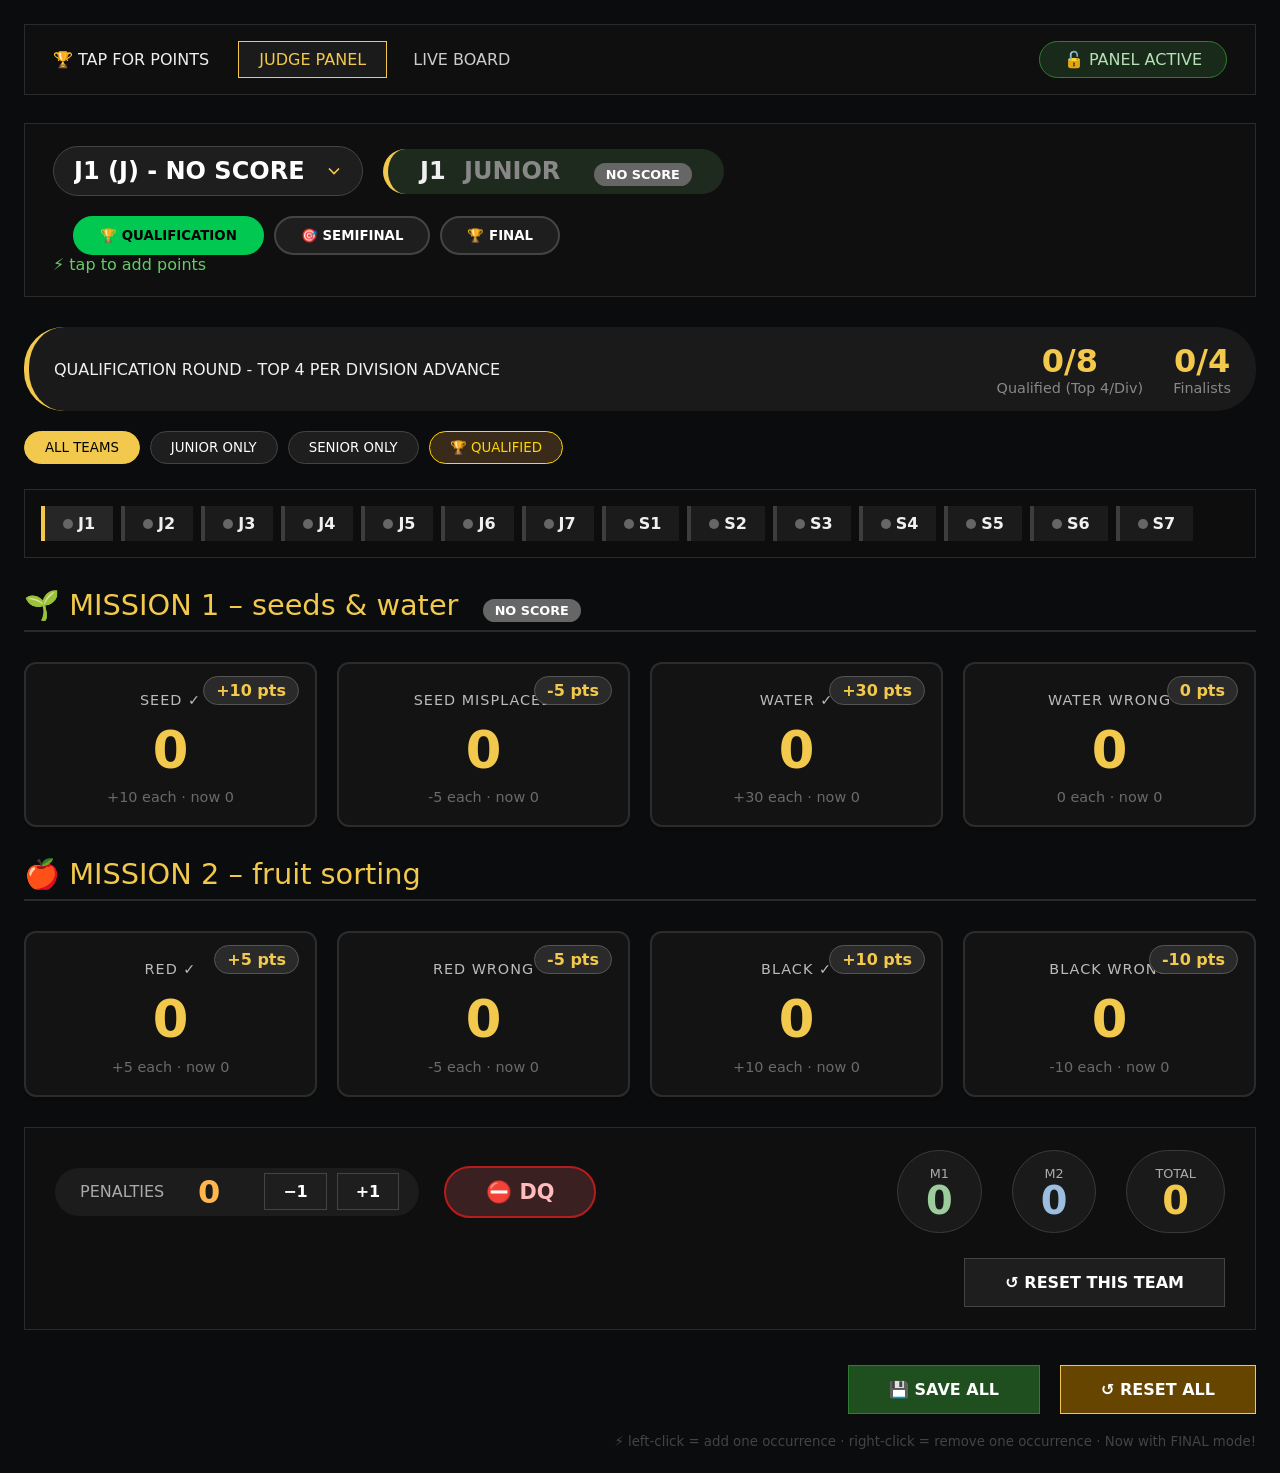
<file: index.html>
<!DOCTYPE html>
<html>
<head>
  <meta charset="UTF-8">
  <title>Judge Panel · Tap for point value</title>
  <style>
    /* ----- DARK MODERN ----- */
    * {
      margin: 0;
      padding: 0;
      box-sizing: border-box;
      font-family: 'Inter', system-ui, -apple-system, 'Segoe UI', Roboto, sans-serif;
    }

    body {
      background: #0a0c0e;
      color: #f0f0f0;
      padding: 24px;
    }

    .app {
      max-width: 1400px;
      margin: 0 auto;
    }

    /* ----- navigation ----- */
    .nav {
      background: #0f0f0f;
      border: 1px solid #2a2a2a;
      padding: 16px 28px;
      margin-bottom: 28px;
      display: flex;
      align-items: center;
      justify-content: space-between;
      flex-wrap: wrap;
    }

    .nav-links a {
      color: #ccc;
      text-decoration: none;
      padding: 8px 20px;
      border: 1px solid transparent;
      font-weight: 500;
    }

    .nav-links a.active {
      border-color: #f2c94c;
      background: #1b1b1b;
      color: #f2c94c;
    }

    .lock-badge {
      padding: 8px 24px;
      border-radius: 40px;
      background: #1a2a1a;
      color: #b7e0b7;
      border: 1px solid #2e7d32;
    }

    .lock-badge.locked {
      background: #3d1e1e;
      color: #ffaeae;
      border-color: #b71c1c;
    }

    /* ----- lock overlay ----- */
    .lock-overlay {
      position: fixed;
      inset: 0;
      background: rgba(0,0,0,0.97);
      backdrop-filter: blur(12px);
      z-index: 9999;
      display: none;
      justify-content: center;
      align-items: center;
      flex-direction: column;
      border: 6px solid #d32f2f;
    }
    .lock-overlay.active { display: flex; }
    .lock-icon { font-size: 7rem; color: #d32f2f; }
    .lock-message { font-size: 3rem; font-weight: 800; color: #d32f2f; }
    .lock-timer { font-size: 4rem; background: #1e1e1e; padding: 20px 60px; border-radius: 40px; border: 2px solid #d32f2f; margin: 30px 0; font-family: monospace; }

    /* ----- header + team selector chip ----- */
    .judge-header {
      background: #0f0f0f;
      border: 1px solid #2a2a2a;
      padding: 22px 28px;
      margin-bottom: 30px;
      display: flex;
      align-items: center;
      justify-content: space-between;
      flex-wrap: wrap;
    }

    .team-selector-row {
      display: flex;
      align-items: center;
      gap: 20px;
      flex-wrap: wrap;
    }

    .team-selector-row select {
      background: #1e1e1e;
      border: 1px solid #444;
      color: white;
      font-size: 1.6rem;
      padding: 10px 40px 10px 20px;
      border-radius: 60px;
      appearance: none;
      background-image: url("data:image/svg+xml;utf8,<svg xmlns='http://www.w3.org/2000/svg' width='20' height='20' viewBox='0 0 24 24' fill='none' stroke='%23f2c94c' stroke-width='2'><polyline points='6 9 12 15 18 9'/></svg>");
      background-repeat: no-repeat;
      background-position: right 18px center;
      font-weight: 600;
    }

    .active-badge {
      background: #1f2a1f;
      padding: 8px 32px;
      border-radius: 40px;
      border-left: 5px solid #f2c94c;
      font-size: 1.5rem;
      font-weight: 600;
    }

    /* scoring mode selector */
    .mode-selector {
      display: flex;
      gap: 10px;
      margin-left: 20px;
    }
    
    .mode-btn {
      background: #1e1e1e;
      border: 2px solid #444;
      color: white;
      padding: 10px 25px;
      border-radius: 40px;
      font-weight: 600;
      cursor: pointer;
      transition: all 0.2s;
    }
    
    .mode-btn.active {
      background: #f2c94c;
      color: black;
      border-color: #f2c94c;
    }
    
    .mode-btn.qualification.active {
      background: #00C851;
      border-color: #00C851;
      color: black;
    }
    
    .mode-btn.semifinal.active {
      background: #ffd700;
      border-color: #ffd700;
      color: black;
    }
    
    .mode-btn.final.active {
      background: #ffd700;
      border-color: #ffd700;
      color: black;
      box-shadow: 0 0 15px #ffd700;
    }

    /* qualification status badges */
    .status-badge {
      display: inline-block;
      padding: 4px 12px;
      border-radius: 20px;
      font-size: 0.8rem;
      font-weight: bold;
      margin-left: 10px;
    }
    
    .status-qualified {
      background: #00C851;
      color: black;
    }
    
    .status-semifinal {
      background: #ffd700;
      color: black;
    }
    
    .status-final {
      background: #ffd700;
      color: black;
      box-shadow: 0 0 10px #ffd700;
    }
    
    .status-out {
      background: #ff4444;
      color: white;
    }
    
    .status-no-score {
      background: #666;
      color: white;
    }

    /* division filter */
    .division-filter {
      display: flex;
      gap: 10px;
      margin: 10px 0;
      flex-wrap: wrap;
    }
    .filter-btn {
      background: #1e1e1e;
      border: 1px solid #444;
      color: white;
      padding: 8px 20px;
      border-radius: 30px;
      cursor: pointer;
      font-weight: 500;
    }
    .filter-btn.active {
      background: #f2c94c;
      color: black;
      border-color: #f2c94c;
    }

    /* finalist filter */
    .filter-btn.finalist-filter {
      background: #3a2a1a;
      border-color: #ffd700;
      color: #ffd700;
    }
    .filter-btn.finalist-filter.active {
      background: #ffd700;
      color: black;
    }

    /* ----- main scoring grid: cards = clickable attributes ----- */
    .attribute-grid {
      display: grid;
      grid-template-columns: repeat(auto-fit, minmax(230px, 1fr));
      gap: 20px;
      margin: 30px 0 25px;
    }

    .attribute-card {
      background: #131313;
      border: 2px solid #2c2c2c;
      padding: 28px 16px 20px;
      text-align: center;
      cursor: pointer;
      transition: all 0.1s ease;
      border-radius: 12px;
      user-select: none;
      box-shadow: 0 4px 0 #0a0a0a;
      position: relative;
    }

    .attribute-card:active {
      transform: scale(0.97);
      background: #1f2a1f;
      border-color: #f2c94c;
    }

    .attribute-card.locked-card {
      opacity: 0.35;
      pointer-events: none;
      filter: grayscale(0.8);
    }

    .attr-name {
      color: #bbb;
      font-size: 0.9rem;
      text-transform: uppercase;
      letter-spacing: 1px;
      margin-bottom: 12px;
    }

    .attr-value {
      font-size: 3.2rem;
      font-weight: 700;
      line-height: 1.2;
      color: #f2c94c;
    }

    .point-badge {
      position: absolute;
      top: 12px;
      right: 16px;
      background: #2a2a2a;
      color: #f2c94c;
      font-weight: 700;
      font-size: 1rem;
      padding: 4px 12px;
      border-radius: 40px;
      border: 1px solid #555;
    }

    .attr-footnote {
      color: #6a6a6a;
      margin-top: 8px;
      font-size: 0.9rem;
    }

    /* mission group title */
    .mission-group-title {
      color: #f2c94c;
      font-size: 1.8rem;
      margin: 30px 0 10px;
      border-bottom: 2px solid #2a2a2a;
      padding-bottom: 8px;
    }

    /* penalties & dq row */
    .special-actions {
      display: flex;
      flex-wrap: wrap;
      gap: 25px;
      background: #0f0f0f;
      border: 1px solid #2a2a2a;
      padding: 22px 30px;
      margin: 30px 0 20px;
      align-items: center;
    }

    .penalty-chip {
      display: flex;
      align-items: center;
      gap: 20px;
      background: #1c1c1c;
      padding: 5px 20px 5px 25px;
      border-radius: 60px;
    }
    .penalty-chip .label { color: #aaa; }
    .penalty-chip .value { font-size: 2rem; font-weight: 600; color: #ffb74d; min-width: 50px; text-align: center; }

    .dq-button {
      background: #3a2020;
      border: 2px solid #b71c1c;
      color: #ffbcbc;
      padding: 12px 40px;
      font-weight: 800;
      font-size: 1.3rem;
      border-radius: 60px;
      cursor: pointer;
      transition: 0.1s;
    }
    .dq-button.active-dq {
      background: #b71c1c;
      color: white;
      border-color: white;
    }
    .dq-button:active { transform: scale(0.96); }

    .totals-row {
      display: flex;
      gap: 30px;
      justify-content: flex-end;
      margin-left: auto;
    }
    .total-bubble {
      background: #1a1a1a;
      padding: 12px 28px;
      border-radius: 60px;
      text-align: center;
      border: 1px solid #3a3a3a;
    }
    .total-bubble .label { color: #aaa; font-size: 0.8rem; }
    .total-bubble .number { font-size: 2.4rem; font-weight: 700; line-height: 1; }
    .number.m1 { color: #9ccc9c; }
    .number.m2 { color: #9abde0; }
    .number.final { color: #f2c94c; }

    /* quick mini team row */
    .mini-team-strip {
      display: flex;
      flex-wrap: wrap;
      gap: 8px;
      margin: 25px 0 15px;
      background: #0d0d0d;
      padding: 16px;
      border: 1px solid #2a2a2a;
    }
    .mini-team {
      background: #1b1b1b;
      padding: 8px 18px;
      border-left: 4px solid #3d3d3d;
      font-weight: 600;
      cursor: pointer;
      position: relative;
      display: flex;
      align-items: center;
      gap: 5px;
    }
    .mini-team.active-mini { border-left-color: #f2c94c; background: #262626; }
    .mini-team.dq-mini { opacity: 0.4; text-decoration: line-through; }
    .mini-team .status-dot {
      width: 10px;
      height: 10px;
      border-radius: 50%;
      display: inline-block;
    }
    .dot-qualified { background: #00C851; }
    .dot-semifinal { background: #ffd700; }
    .dot-final { background: #ffd700; box-shadow: 0 0 5px gold; }
    .dot-out { background: #ff4444; }
    .dot-no-score { background: #666; }

    .global-buttons {
      display: flex;
      gap: 20px;
      justify-content: flex-end;
      margin-top: 35px;
    }
    .btn {
      padding: 14px 40px;
      font-weight: 700;
      background: #1e1e1e;
      border: 1px solid #444;
      color: white;
      cursor: pointer;
      font-size: 1rem;
      text-transform: uppercase;
    }
    .btn.primary { background: #1f4f1f; border-color: #2e7d32; }
    .btn.warning { background: #664500; border-color: #f2c94c; }
    .btn:disabled { opacity: 0.3; }

    /* finalists panel */
    .finalists-panel {
      background: linear-gradient(135deg, #1a1a1a 0%, #000000 100%);
      border: 3px solid #ffd700;
      padding: 20px;
      margin: 30px 0;
      border-radius: 12px;
    }
    
    .finalists-header {
      display: flex;
      justify-content: space-between;
      align-items: center;
      margin-bottom: 15px;
    }
    
    .finalists-header h3 {
      color: #ffd700;
      font-size: 1.8rem;
      margin: 0;
    }
    
    .finalists-grid {
      display: grid;
      grid-template-columns: repeat(auto-fit, minmax(200px, 1fr));
      gap: 15px;
    }
    
    .finalist-card {
      background: #0a0a0a;
      border: 2px solid #ffd700;
      padding: 15px;
      text-align: center;
      border-radius: 8px;
    }
    
    .finalist-card .team-name {
      font-size: 1.8rem;
      font-weight: bold;
      color: #ffd700;
    }
    
    .finalist-card .team-div {
      color: #888;
      font-size: 0.9rem;
      margin-top: 5px;
    }

    /* mode info */
    .mode-info {
      background: #1a1a1a;
      padding: 15px 25px;
      border-radius: 40px;
      border-left: 5px solid #f2c94c;
      margin: 20px 0;
      display: flex;
      justify-content: space-between;
      align-items: center;
    }
    
    .mode-stats {
      display: flex;
      gap: 30px;
    }
    
    .stat-item {
      text-align: center;
    }
    
    .stat-value {
      font-size: 2rem;
      font-weight: bold;
      color: #f2c94c;
    }
    
    .stat-label {
      color: #888;
      font-size: 0.9rem;
    }
  </style>
</head>
<body>
<div class="lock-overlay" id="lockOverlay">
  <div class="lock-icon">🔒</div>
  <div class="lock-message">PANEL LOCKED</div>
  <div class="lock-timer" id="lockTimerDisplay">02:00</div>
  <div style="color:#aaa;">match in progress · scoring disabled</div>
</div>

<div class="app">
  <!-- nav -->
  <div class="nav">
    <div class="nav-links">
      <span style="color:#eee; margin-right:24px;">🏆 TAP FOR POINTS</span>
      <a href="#" class="active">JUDGE PANEL</a>
      <a href="Display.html">LIVE BOARD</a>
    </div>
    <div class="lock-badge" id="globalLockBadge">🔓 PANEL ACTIVE</div>
  </div>

  <!-- header with team selector (dropdown) -->
  <div class="judge-header">
    <div class="team-selector-row">
      <select id="teamSelect" style="font-size:1.5rem;"></select>
      <div class="active-badge" id="activeTeamBadge">
        <span id="selectedTeamDisplay">J1</span> 
        <span style="color:#888; margin-left:10px;" id="divisionDisplay">JUNIOR</span>
        <span id="statusIndicator" style="margin-left:15px;"></span>
      </div>
      
      <!-- Scoring Mode Selector - NOW WITH FINAL MODE -->
      <div class="mode-selector">
        <button class="mode-btn qualification active" id="qualificationMode">🏆 QUALIFICATION</button>
        <button class="mode-btn semifinal" id="semifinalMode">🎯 SEMIFINAL</button>
        <button class="mode-btn final" id="finalMode">🏆 FINAL</button>
      </div>
    </div>
    <div id="matchStatus" style="color:#6c6;">⚡ tap to add points</div>
  </div>

  <!-- Mode Info Panel -->
  <div class="mode-info" id="modeInfo">
    <span id="modeTitle">QUALIFICATION ROUND</span>
    <div class="mode-stats">
      <div class="stat-item">
        <div class="stat-value" id="qualifiedCount">0</div>
        <div class="stat-label">Qualified (Top 4/Div)</div>
      </div>
      <div class="stat-item">
        <div class="stat-value" id="finalistCount">0/4</div>
        <div class="stat-label">Finalists</div>
      </div>
    </div>
  </div>

  <!-- division filter -->
  <div class="division-filter">
    <button class="filter-btn active" id="filterAll">ALL TEAMS</button>
    <button class="filter-btn" id="filterJunior">JUNIOR ONLY</button>
    <button class="filter-btn" id="filterSenior">SENIOR ONLY</button>
    <button class="filter-btn finalist-filter" id="filterQualified">🏆 QUALIFIED</button>
    <button class="filter-btn finalist-filter" id="filterFinalists">⭐ FINALISTS</button>
  </div>

  <!-- mini team strip (quick change) -->
  <div class="mini-team-strip" id="miniTeamStrip"></div>

  <!-- finalists quick view (only shown in semifinal mode) -->
  <div class="finalists-panel" id="finalistsPanel" style="display: none;">
    <div class="finalists-header">
      <h3>⭐ FINALISTS (TOP 2 PER DIVISION)</h3>
      <span style="color:#ffd700;">advance to finals</span>
    </div>
    <div class="finalists-grid" id="finalistsGrid"></div>
  </div>

  <!-- ========== CLICKABLE ATTRIBUTE GRID ========== -->
  <div id="attributePanel"></div>

  <!-- special actions: penalties + dq + live totals -->
  <div class="special-actions" id="specialActions"></div>

  <!-- global buttons -->
  <div class="global-buttons">
    <button class="btn primary" id="saveAllBtn">💾 SAVE ALL</button>
    <button class="btn warning" id="resetAllBtn">↺ RESET ALL</button>
  </div>
</div>

<script>
(function() {
  // ---------- ALL TEAMS (14 teams) ----------
  const teamsList = [
    {name:"J1", division:"J"}, {name:"J2", division:"J"}, {name:"J3", division:"J"},
    {name:"J4", division:"J"}, {name:"J5", division:"J"}, {name:"J6", division:"J"}, {name:"J7", division:"J"},
    {name:"S1", division:"S"}, {name:"S2", division:"S"}, {name:"S3", division:"S"},
    {name:"S4", division:"S"}, {name:"S5", division:"S"}, {name:"S6", division:"S"}, {name:"S7", division:"S"}
  ];

  // value map for each attribute (points per tap)
  const POINTS = {
    m1_correct_seed: 10,
    m1_misplaced_seed: -5,
    m1_correct_water: 30,
    m1_wrong_water: 0,
    m2_red_correct: 5,
    m2_red_wrong: -5,
    m2_black_correct: 10,
    m2_black_wrong: -10
  };

  // display labels
  const DISPLAY = {
    m1_correct_seed: { name:'SEED ✓', sub:'+10 each' },
    m1_misplaced_seed: { name:'SEED misplaced', sub:'-5 each' },
    m1_correct_water: { name:'WATER ✓', sub:'+30 each' },
    m1_wrong_water: { name:'WATER wrong', sub:'0 each' },
    m2_red_correct: { name:'RED ✓', sub:'+5 each' },
    m2_red_wrong: { name:'RED wrong', sub:'-5 each' },
    m2_black_correct: { name:'BLACK ✓', sub:'+10 each' },
    m2_black_wrong: { name:'BLACK wrong', sub:'-10 each' }
  };

  // ---------- STATE ----------
  let currentTeam = 'J1';
  let isPanelLocked = false;
  let lockInterval;
  let currentFilter = 'all'; // 'all', 'junior', 'senior', 'qualified', 'finalists'
  let currentMode = 'qualification'; // 'qualification', 'semifinal', or 'final'

  // ---------- SCORES ----------
  function getScores() { 
    if (currentMode === 'qualification') {
      return JSON.parse(localStorage.getItem('scores')) || {};
    } else if (currentMode === 'semifinal') {
      return JSON.parse(localStorage.getItem('semifinal_scores')) || {};
    } else {
      return JSON.parse(localStorage.getItem('final_scores')) || {};
    }
  }
  
  function saveScores(data) { 
    if (currentMode === 'qualification') {
      localStorage.setItem('scores', JSON.stringify(data));
    } else if (currentMode === 'semifinal') {
      localStorage.setItem('semifinal_scores', JSON.stringify(data));
    } else {
      localStorage.setItem('final_scores', JSON.stringify(data));
    }
    window.dispatchEvent(new Event('storage')); // live update
  }

  function getTeamData(team) { return getScores()[team] || {}; }

  // calculations
  function calcM1(d) { 
    return (d.m1_correct_seed||0)*10 + (d.m1_misplaced_seed||0)*(-5) + (d.m1_correct_water||0)*30 + (d.m1_wrong_water||0)*0;
  }
  function calcM2(d) { 
    return (d.m2_red_correct||0)*5 + (d.m2_red_wrong||0)*(-5) + (d.m2_black_correct||0)*10 + (d.m2_black_wrong||0)*(-10);
  }
  function calcTotal(d) { return d.dq ? -9999 : (calcM1(d)+calcM2(d)-(d.penalties||0)); }

  // increment attribute
  function addPointValue(team, field) {
    if (isPanelLocked) return;
    const all = getScores();
    if (!all[team]) all[team] = {};
    const currentCount = all[team][field] || 0;
    all[team][field] = currentCount + 1;
    saveScores(all);
    renderAll();
  }

  // subtract (right click)
  function subtractPointValue(team, field) {
    if (isPanelLocked) return;
    const all = getScores();
    if (!all[team]) all[team] = {};
    const current = all[team][field] || 0;
    if (current > 0) {
      all[team][field] = current - 1;
    } else {
      all[team][field] = 0;
    }
    saveScores(all);
    renderAll();
  }

  // dq toggle
  function toggleDQ(team) {
    if (isPanelLocked) return;
    const all = getScores();
    if (!all[team]) all[team] = {};
    all[team].dq = !all[team].dq;
    saveScores(all);
    renderAll();
  }

  // penalties increment/decrement
  function adjustPenalty(team, delta) {
    if (isPanelLocked) return;
    const all = getScores();
    if (!all[team]) all[team] = {};
    const current = all[team].penalties || 0;
    all[team].penalties = Math.max(0, current + delta);
    saveScores(all);
    renderAll();
  }

  // reset single team
  function resetTeam(team) {
    if (isPanelLocked) return;
    const all = getScores();
    all[team] = {};
    saveScores(all);
    renderAll();
  }

  // reset all scores for current mode
  function resetAllScores() {
    if (isPanelLocked) return;
    const mode = currentMode === 'qualification' ? 'QUALIFICATION' : currentMode === 'semifinal' ? 'SEMIFINAL' : 'FINAL';
    if(confirm(`⚠️ RESET ALL ${mode} SCORES?`)) {
      if (currentMode === 'qualification') {
        localStorage.setItem('scores', JSON.stringify({}));
      } else if (currentMode === 'semifinal') {
        localStorage.setItem('semifinal_scores', JSON.stringify({}));
      } else {
        localStorage.setItem('final_scores', JSON.stringify({}));
      }
      renderAll();
    }
  }

  // ---------- QUALIFICATION FUNCTIONS ----------
  function getQualifiedTeams() {
    const data = JSON.parse(localStorage.getItem('scores')) || {};
    
    // Junior qualified (top 4 with positive score)
    const juniorTeams = teamsList.filter(t => t.division === 'J');
    const juniorWithScores = juniorTeams.map(team => {
      const t = data[team.name] || {};
      return {
        name: team.name,
        total: calcTotal(t),
        division: 'J'
      };
    }).filter(t => t.total > 0).sort((a, b) => b.total - a.total);
    const juniorQualified = juniorWithScores.slice(0, 4).map(t => t.name);
    
    // Senior qualified (top 4 with positive score)
    const seniorTeams = teamsList.filter(t => t.division === 'S');
    const seniorWithScores = seniorTeams.map(team => {
      const t = data[team.name] || {};
      return {
        name: team.name,
        total: calcTotal(t),
        division: 'S'
      };
    }).filter(t => t.total > 0).sort((a, b) => b.total - a.total);
    const seniorQualified = seniorWithScores.slice(0, 4).map(t => t.name);
    
    return { junior: juniorQualified, senior: seniorQualified };
  }

  function isQualified(team) {
    const { junior, senior } = getQualifiedTeams();
    const teamDiv = teamsList.find(t => t.name === team)?.division;
    if (teamDiv === 'J') return junior.includes(team);
    if (teamDiv === 'S') return senior.includes(team);
    return false;
  }

  // ---------- SEMIFINAL FUNCTIONS ----------
  function getFinalists() {
    const data = JSON.parse(localStorage.getItem('semifinal_scores')) || {};
    
    // Junior finalists (top 2 with positive score)
    const juniorTeams = teamsList.filter(t => t.division === 'J');
    const juniorWithScores = juniorTeams.map(team => {
      const t = data[team.name] || {};
      return {
        name: team.name,
        total: calcTotal(t),
        division: 'J'
      };
    }).filter(t => t.total > 0).sort((a, b) => b.total - a.total);
    const juniorFinalists = juniorWithScores.slice(0, 2).map(t => t.name);
    
    // Senior finalists (top 2 with positive score)
    const seniorTeams = teamsList.filter(t => t.division === 'S');
    const seniorWithScores = seniorTeams.map(team => {
      const t = data[team.name] || {};
      return {
        name: team.name,
        total: calcTotal(t),
        division: 'S'
      };
    }).filter(t => t.total > 0).sort((a, b) => b.total - a.total);
    const seniorFinalists = seniorWithScores.slice(0, 2).map(t => t.name);
    
    return { junior: juniorFinalists, senior: seniorFinalists };
  }

  function isFinalist(team) {
    const { junior, senior } = getFinalists();
    const teamDiv = teamsList.find(t => t.name === team)?.division;
    if (teamDiv === 'J') return junior.includes(team);
    if (teamDiv === 'S') return senior.includes(team);
    return false;
  }

  // ---------- TEAM STATUS ----------
  function getTeamStatus(team) {
    const data = getScores();
    const teamData = data[team] || {};
    const total = calcTotal(teamData);
    
    if (teamData.dq) return { text: 'DQ', class: 'status-out' };
    if (total <= 0) return { text: 'NO SCORE', class: 'status-no-score' };
    
    if (currentMode === 'qualification') {
      if (isQualified(team)) return { text: 'QUALIFIED', class: 'status-qualified' };
      return { text: 'OUT', class: 'status-out' };
    } else if (currentMode === 'semifinal') {
      if (isFinalist(team)) return { text: 'FINAL', class: 'status-final' };
      return { text: 'SEMIFINAL', class: 'status-semifinal' };
    } else {
      return { text: 'FINALIST', class: 'status-final' };
    }
  }

  // filter functions
  function getFilteredTeams() {
    let filtered = teamsList;
    
    if (currentFilter === 'junior') {
      filtered = teamsList.filter(t => t.division === 'J');
    } else if (currentFilter === 'senior') {
      filtered = teamsList.filter(t => t.division === 'S');
    } else if (currentFilter === 'qualified' && currentMode === 'qualification') {
      const { junior, senior } = getQualifiedTeams();
      filtered = teamsList.filter(t => 
        (t.division === 'J' && junior.includes(t.name)) || 
        (t.division === 'S' && senior.includes(t.name))
      );
    } else if (currentFilter === 'finalists' && currentMode === 'semifinal') {
      const { junior, senior } = getFinalists();
      filtered = teamsList.filter(t => 
        (t.division === 'J' && junior.includes(t.name)) || 
        (t.division === 'S' && senior.includes(t.name))
      );
    }
    
    return filtered;
  }

  // ---------- RENDER ALL ----------
  function renderAll() {
    renderModeInfo();
    renderTeamSelect();
    renderMiniStrip();
    renderAttributePanel();
    renderSpecialActions();
    renderFinalistsPanel();
    updateFilterButtons();
    updateModeButtons();
  }

  function renderModeInfo() {
    const modeTitle = document.getElementById('modeTitle');
    const qualifiedCount = document.getElementById('qualifiedCount');
    const finalistCount = document.getElementById('finalistCount');
    const finalistsPanel = document.getElementById('finalistsPanel');
    
    if (currentMode === 'qualification') {
      modeTitle.textContent = 'QUALIFICATION ROUND - TOP 4 PER DIVISION ADVANCE';
      const { junior, senior } = getQualifiedTeams();
      qualifiedCount.textContent = `${junior.length + senior.length}/8`;
      finalistCount.textContent = '0/4';
      finalistsPanel.style.display = 'none';
    } else if (currentMode === 'semifinal') {
      modeTitle.textContent = 'SEMIFINAL ROUND - TOP 2 PER DIVISION ADVANCE TO FINALS';
      qualifiedCount.textContent = '8/8';
      const { junior, senior } = getFinalists();
      finalistCount.textContent = `${junior.length + senior.length}/4`;
      finalistsPanel.style.display = 'block';
    } else {
      modeTitle.textContent = 'FINAL ROUND - CHAMPIONSHIP MATCH';
      qualifiedCount.textContent = '4/4';
      finalistCount.textContent = '4/4';
      finalistsPanel.style.display = 'none';
    }
  }

  function renderTeamSelect() {
    const sel = document.getElementById('teamSelect');
    const all = getScores();
    const filteredTeams = getFilteredTeams();
    
    sel.innerHTML = '';
    filteredTeams.forEach(t => {
      const opt = document.createElement('option');
      opt.value = t.name;
      const status = getTeamStatus(t.name);
      opt.textContent = `${t.name} (${t.division}) - ${status.text} ${all[t.name]?.dq ? '❌' : ''}`;
      if (t.name === currentTeam) opt.selected = true;
      sel.appendChild(opt);
    });

    if (!filteredTeams.find(t => t.name === currentTeam) && filteredTeams.length > 0) {
      currentTeam = filteredTeams[0].name;
    }
    
    document.getElementById('selectedTeamDisplay').innerText = currentTeam;
    const div = teamsList.find(t=>t.name===currentTeam)?.division||'J';
    document.getElementById('divisionDisplay').innerText = div==='J'? 'JUNIOR' : 'SENIOR';
    
    const status = getTeamStatus(currentTeam);
    document.getElementById('statusIndicator').innerHTML = `<span class="status-badge ${status.class}">${status.text}</span>`;
  }

  function renderMiniStrip() {
    const strip = document.getElementById('miniTeamStrip');
    const all = getScores();
    const filteredTeams = getFilteredTeams();
    
    strip.innerHTML = '';
    filteredTeams.forEach(t => {
      const dq = all[t.name]?.dq || false;
      const status = getTeamStatus(t.name);
      let dotClass = '';
      if (status.class === 'status-qualified') dotClass = 'dot-qualified';
      else if (status.class === 'status-semifinal') dotClass = 'dot-semifinal';
      else if (status.class === 'status-final') dotClass = 'dot-final';
      else if (status.class === 'status-out') dotClass = 'dot-out';
      else dotClass = 'dot-no-score';
      
      const span = document.createElement('span');
      span.className = `mini-team ${dq?'dq-mini':''} ${t.name===currentTeam?'active-mini':''}`;
      span.innerHTML = `<span class="status-dot ${dotClass}"></span> ${t.name}`;
      span.onclick = () => { currentTeam = t.name; renderAll(); };
      strip.appendChild(span);
    });
  }

  function renderAttributePanel() {
    const container = document.getElementById('attributePanel');
    const data = getTeamData(currentTeam);
    const dq = !!data.dq;
    const lockedClass = (isPanelLocked || dq) ? 'locked-card' : '';
    const status = getTeamStatus(currentTeam);

    const card = (field) => {
      const count = data[field] || 0;
      const pts = POINTS[field];
      const disp = DISPLAY[field];
      const totalFromField = count * pts;
      
      return `<div class="attribute-card ${lockedClass}" data-field="${field}">
        <span class="point-badge">${pts > 0 ? '+' : ''}${pts} pts</span>
        <div class="attr-name">${disp.name}</div>
        <div class="attr-value">${count}</div>
        <div class="attr-footnote">${disp.sub} · now ${totalFromField}</div>
      </div>`;
    };

    let html = `
      <div class="mission-group-title">🌱 MISSION 1 – seeds & water <span class="status-badge ${status.class}" style="margin-left:15px;">${status.text}</span></div>
      <div class="attribute-grid">
        ${card('m1_correct_seed')}
        ${card('m1_misplaced_seed')}
        ${card('m1_correct_water')}
        ${card('m1_wrong_water')}
      </div>
      <div class="mission-group-title">🍎 MISSION 2 – fruit sorting</div>
      <div class="attribute-grid">
        ${card('m2_red_correct')}
        ${card('m2_red_wrong')}
        ${card('m2_black_correct')}
        ${card('m2_black_wrong')}
      </div>
    `;
    container.innerHTML = html;

    if (!isPanelLocked && !dq) {
      container.querySelectorAll('.attribute-card').forEach(cardDiv => {
        const field = cardDiv.dataset.field;
        cardDiv.addEventListener('click', (e) => {
          e.stopPropagation();
          addPointValue(currentTeam, field);
        });
        cardDiv.addEventListener('contextmenu', (e) => {
          e.preventDefault();
          if (isPanelLocked || dq) return;
          subtractPointValue(currentTeam, field);
        });
      });
    }
  }

  function renderSpecialActions() {
    const container = document.getElementById('specialActions');
    const data = getTeamData(currentTeam);
    const dq = !!data.dq;
    const penalties = data.penalties || 0;
    const m1 = calcM1(data);
    const m2 = calcM2(data);
    const total = dq ? 'DQ' : (m1 + m2 - penalties);
    const status = getTeamStatus(currentTeam);

    let dqButtonClass = 'dq-button';
    if (dq) dqButtonClass += ' active-dq';

    container.innerHTML = `
      <div class="penalty-chip">
        <span class="label">PENALTIES</span>
        <span class="value" id="penaltyValue">${penalties}</span>
        <div style="display:flex; gap:10px; margin-left:10px;">
          <button class="btn" id="penaltyDown" style="padding:8px 18px;" ${isPanelLocked||dq?'disabled':''}>−1</button>
          <button class="btn" id="penaltyUp" style="padding:8px 18px;" ${isPanelLocked||dq?'disabled':''}>+1</button>
        </div>
      </div>
      <div class="${dqButtonClass}" id="dqAction">${dq ? '✅ UNDO DQ' : '⛔ DQ'}</div>
      <div class="totals-row">
        <div class="total-bubble"><span class="label">M1</span><div class="number m1">${m1}</div></div>
        <div class="total-bubble"><span class="label">M2</span><div class="number m2">${m2}</div></div>
        <div class="total-bubble"><span class="label">TOTAL</span><div class="number final">${total}</div></div>
      </div>
    `;

    if (!isPanelLocked && !dq) {
      document.getElementById('penaltyUp')?.addEventListener('click', () => adjustPenalty(currentTeam, 1));
      document.getElementById('penaltyDown')?.addEventListener('click', () => adjustPenalty(currentTeam, -1));
    }
    document.getElementById('dqAction')?.addEventListener('click', () => toggleDQ(currentTeam));

    const resetThis = document.createElement('button');
    resetThis.className = 'btn';
    resetThis.textContent = '↺ reset this team';
    resetThis.style.marginLeft = 'auto';
    resetThis.onclick = () => { if (!isPanelLocked && !dq && confirm(`Reset ${currentTeam}?`)) resetTeam(currentTeam); };
    if (!isPanelLocked) container.appendChild(resetThis);
  }

  function renderFinalistsPanel() {
    if (currentMode !== 'semifinal') return;
    
    const grid = document.getElementById('finalistsGrid');
    const { junior, senior } = getFinalists();
    
    let html = '';
    
    // Junior finalists
    junior.forEach(team => {
      html += `
        <div class="finalist-card">
          <div class="team-name">${team}</div>
          <div class="team-div">JUNIOR · FINALIST</div>
        </div>
      `;
    });
    
    // Senior finalists
    senior.forEach(team => {
      html += `
        <div class="finalist-card">
          <div class="team-name">${team}</div>
          <div class="team-div">SENIOR · FINALIST</div>
        </div>
      `;
    });
    
    if (junior.length === 0 && senior.length === 0) {
      html = '<div style="grid-column: span 2; text-align: center; color: #888;">No finalists yet - need positive scores</div>';
    }
    
    grid.innerHTML = html;
  }

  function updateFilterButtons() {
    document.getElementById('filterAll').className = `filter-btn ${currentFilter === 'all' ? 'active' : ''}`;
    document.getElementById('filterJunior').className = `filter-btn ${currentFilter === 'junior' ? 'active' : ''}`;
    document.getElementById('filterSenior').className = `filter-btn ${currentFilter === 'senior' ? 'active' : ''}`;
    
    const qualifiedBtn = document.getElementById('filterQualified');
    const finalistsBtn = document.getElementById('filterFinalists');
    
    if (currentMode === 'qualification') {
      qualifiedBtn.style.display = 'inline-block';
      finalistsBtn.style.display = 'none';
      qualifiedBtn.className = `filter-btn finalist-filter ${currentFilter === 'qualified' ? 'active' : ''}`;
    } else if (currentMode === 'semifinal') {
      qualifiedBtn.style.display = 'none';
      finalistsBtn.style.display = 'inline-block';
      finalistsBtn.className = `filter-btn finalist-filter ${currentFilter === 'finalists' ? 'active' : ''}`;
    } else {
      qualifiedBtn.style.display = 'none';
      finalistsBtn.style.display = 'none';
    }
  }

  function updateModeButtons() {
    const qualBtn = document.getElementById('qualificationMode');
    const semiBtn = document.getElementById('semifinalMode');
    const finalBtn = document.getElementById('finalMode');
    
    qualBtn.classList.remove('active');
    semiBtn.classList.remove('active');
    finalBtn.classList.remove('active');
    
    if (currentMode === 'qualification') {
      qualBtn.classList.add('active');
    } else if (currentMode === 'semifinal') {
      semiBtn.classList.add('active');
    } else {
      finalBtn.classList.add('active');
    }
  }

  // ---------- LOCK ----------
  function checkLockState() {
    const lock = JSON.parse(localStorage.getItem('judgePanelLock'));
    const overlay = document.getElementById('lockOverlay');
    const badge = document.getElementById('globalLockBadge');
    const saveAll = document.getElementById('saveAllBtn');
    const resetAll = document.getElementById('resetAllBtn');
    const timer = document.getElementById('lockTimerDisplay');

    if (lock && lock.locked) {
      isPanelLocked = true;
      overlay.classList.add('active');
      badge.className = 'lock-badge locked';
      badge.innerHTML = '🔒 PANEL LOCKED';
      if (lock.timeLeft !== undefined) {
        const m = Math.floor(lock.timeLeft/60);
        const s = lock.timeLeft%60;
        timer.textContent = `${m.toString().padStart(2,'0')}:${s.toString().padStart(2,'0')}`;
      }
      saveAll.disabled = true;
      resetAll.disabled = true;
    } else {
      isPanelLocked = false;
      overlay.classList.remove('active');
      badge.className = 'lock-badge';
      badge.innerHTML = '🔓 PANEL ACTIVE';
      saveAll.disabled = false;
      resetAll.disabled = false;
    }
    renderAll();
  }

  // ---------- GLOBAL ----------
  window.saveAllScores = function() {
    if(isPanelLocked) return;
    const mode = currentMode === 'qualification' ? 'Qualification' : currentMode === 'semifinal' ? 'Semifinal' : 'Final';
    alert(`✅ ${mode} scores saved (live board synced)`);
  }

  // ---------- EVENT LISTENERS ----------
  document.getElementById('teamSelect').addEventListener('change', (e) => {
    currentTeam = e.target.value;
    renderAll();
  });

  document.getElementById('filterAll').addEventListener('click', () => {
    currentFilter = 'all';
    const filteredTeams = getFilteredTeams();
    if (filteredTeams.length > 0) currentTeam = filteredTeams[0].name;
    renderAll();
  });

  document.getElementById('filterJunior').addEventListener('click', () => {
    currentFilter = 'junior';
    const filteredTeams = getFilteredTeams();
    if (filteredTeams.length > 0) currentTeam = filteredTeams[0].name;
    renderAll();
  });

  document.getElementById('filterSenior').addEventListener('click', () => {
    currentFilter = 'senior';
    const filteredTeams = getFilteredTeams();
    if (filteredTeams.length > 0) currentTeam = filteredTeams[0].name;
    renderAll();
  });

  document.getElementById('filterQualified').addEventListener('click', () => {
    if (currentMode === 'qualification') {
      currentFilter = 'qualified';
      const filteredTeams = getFilteredTeams();
      if (filteredTeams.length > 0) currentTeam = filteredTeams[0].name;
      renderAll();
    }
  });

  document.getElementById('filterFinalists').addEventListener('click', () => {
    if (currentMode === 'semifinal') {
      currentFilter = 'finalists';
      const filteredTeams = getFilteredTeams();
      if (filteredTeams.length > 0) currentTeam = filteredTeams[0].name;
      renderAll();
    }
  });

  document.getElementById('qualificationMode').addEventListener('click', () => {
    currentMode = 'qualification';
    currentFilter = 'all';
    renderAll();
  });

  document.getElementById('semifinalMode').addEventListener('click', () => {
    currentMode = 'semifinal';
    currentFilter = 'all';
    renderAll();
  });

  document.getElementById('finalMode').addEventListener('click', () => {
    currentMode = 'final';
    currentFilter = 'all';
    renderAll();
  });

  // init
  document.addEventListener('DOMContentLoaded', () => {
    if (!localStorage.getItem('scores')) localStorage.setItem('scores', '{}');
    if (!localStorage.getItem('semifinal_scores')) localStorage.setItem('semifinal_scores', '{}');
    if (!localStorage.getItem('final_scores')) localStorage.setItem('final_scores', '{}');
    
    renderAll();
    checkLockState();
    lockInterval = setInterval(checkLockState, 500);
    window.addEventListener('storage', (e) => {
      if (e.key === 'scores' || e.key === 'semifinal_scores' || e.key === 'final_scores' || e.key === 'judgePanelLock') {
        checkLockState();
        renderAll();
      }
    });
  });

  window.addEventListener('beforeunload', ()=> clearInterval(lockInterval));

  document.getElementById('saveAllBtn').addEventListener('click', saveAllScores);
  document.getElementById('resetAllBtn').addEventListener('click', resetAllScores);
})();
</script>

<!-- hint -->
<small style="display:block; text-align:right; color:#444; margin-top:20px;">⚡ left‑click = add one occurrence · right‑click = remove one occurrence · Now with FINAL mode!</small>
</body>
</html>
</file>
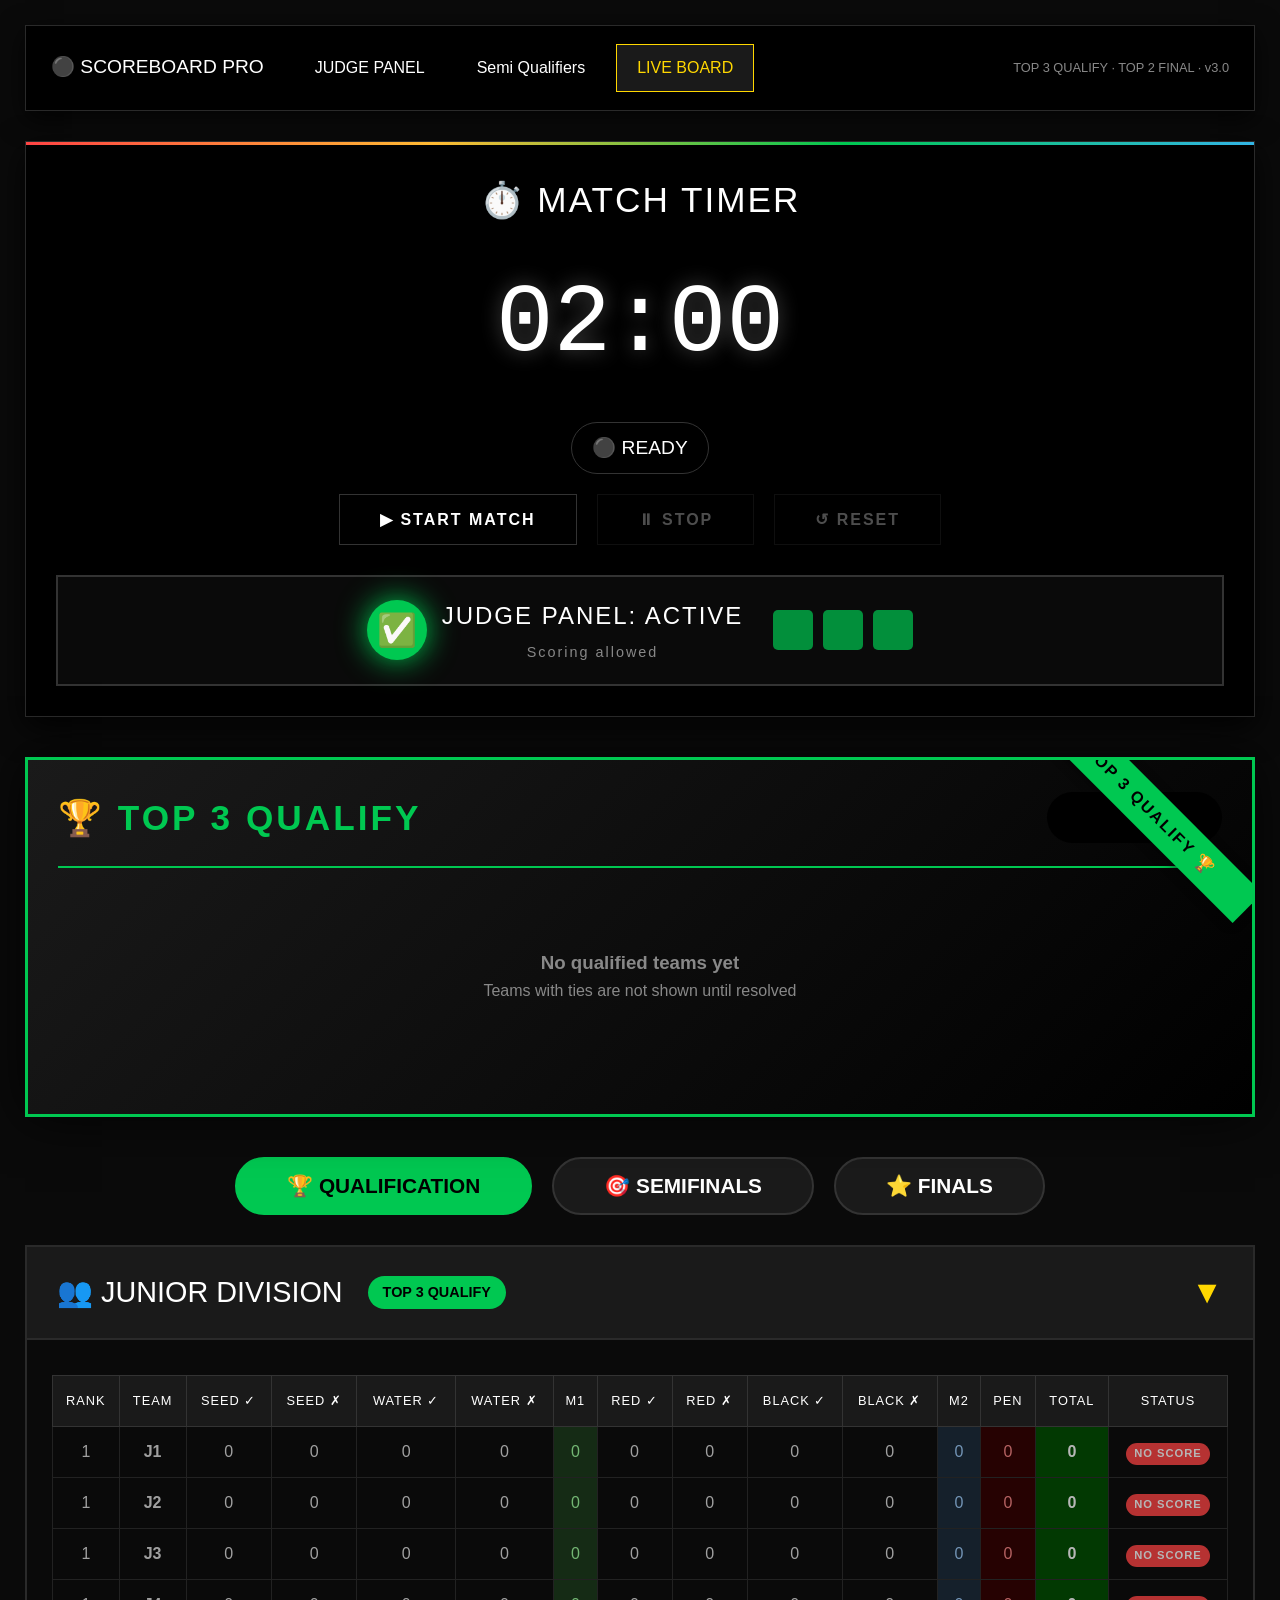
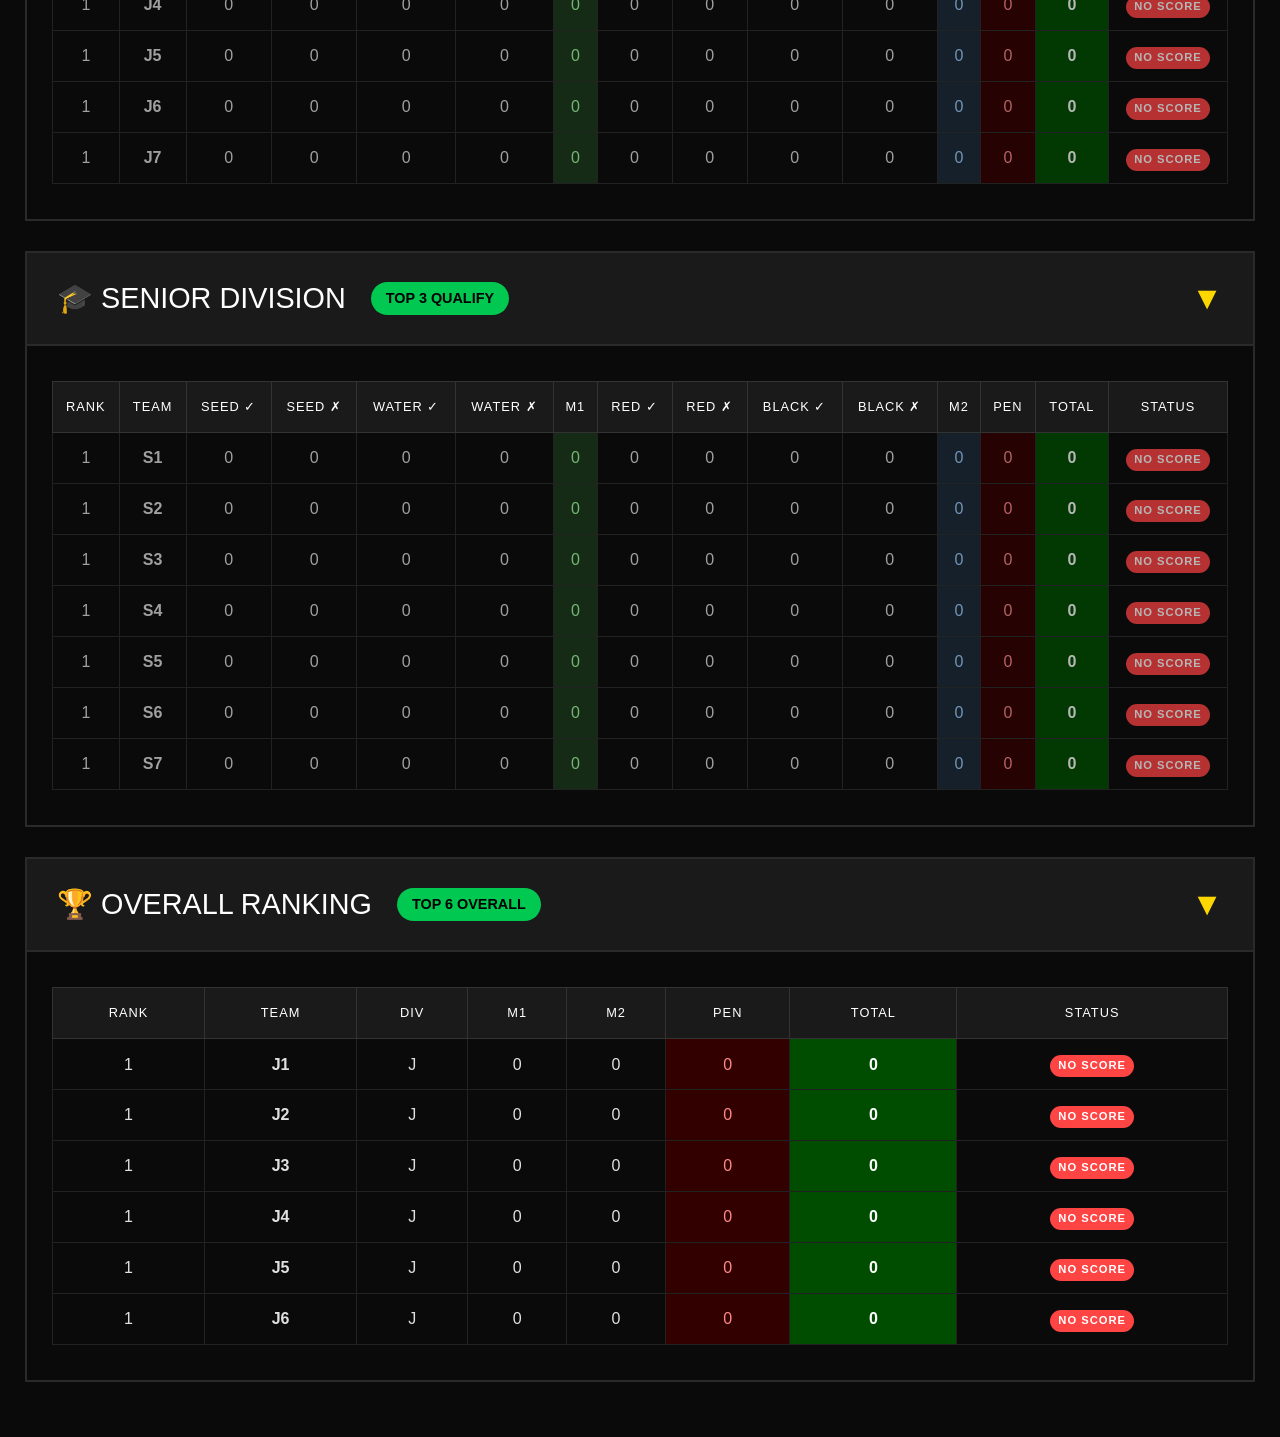
<file: Display.html>
<!DOCTYPE html>
<html>
<head>
  <meta charset="UTF-8">
  <title>Live Scoreboard · Top 3 Qualify, Top 2 Final</title>
  <style>
    /* ========== GLOBAL DARK THEME ========== */
    * {
      margin: 0;
      padding: 0;
      box-sizing: border-box;
    }

    body {
      font-family: 'Inter', -apple-system, BlinkMacSystemFont, 'Segoe UI', Roboto, sans-serif;
      background: #0a0a0a;
      color: #ffffff;
      line-height: 1.6;
      padding: 25px;
    }

    .panel {
      max-width: 1600px;
      margin: 0 auto;
    }

    /* ========== NAVIGATION ========== */
    nav {
      background: #000000;
      padding: 18px 25px;
      margin-bottom: 30px;
      border: 1px solid #2a2a2a;
      display: flex;
      justify-content: space-between;
      align-items: center;
      box-shadow: 0 8px 25px rgba(0,0,0,0.7);
    }

    nav a {
      color: #ffffff;
      text-decoration: none;
      padding: 10px 20px;
      margin-right: 10px;
      font-weight: 500;
      transition: all 0.3s;
      border: 1px solid transparent;
    }

    nav a:hover {
      background: #1a1a1a;
      border-color: #444;
    }

    nav a.active {
      background: #1a1a1a;
      border-color: #ffd700;
      color: #ffd700;
    }

    /* ========== TIMER CONTAINER ========== */
    .timer-container {
      background: #000000;
      color: white;
      padding: 30px;
      margin-bottom: 40px;
      text-align: center;
      border: 1px solid #2a2a2a;
      box-shadow: 0 10px 30px rgba(0,0,0,0.8);
      position: relative;
      overflow: hidden;
    }

    .timer-container::before {
      content: '';
      position: absolute;
      top: 0;
      left: 0;
      right: 0;
      height: 3px;
      background: linear-gradient(90deg, #ff4444, #ffbb33, #00C851, #33b5e5);
      animation: scan 4s linear infinite;
    }

    @keyframes scan {
      0% { transform: translateX(-100%); }
      100% { transform: translateX(100%); }
    }

    .timer-container h1 {
      margin: 0;
      font-size: 2.2rem;
      font-weight: 300;
      letter-spacing: 2px;
    }

    #timer {
      font-size: 6rem;
      font-weight: 200;
      font-family: 'Courier New', monospace;
      margin: 20px 0;
      text-shadow: 0 0 20px rgba(255,255,255,0.3);
    }

    .timer-status {
      font-size: 1.2rem;
      margin-bottom: 20px;
      padding: 10px 20px;
      border: 1px solid #333;
      display: inline-block;
      border-radius: 30px;
    }

    .timer-controls {
      display: flex;
      gap: 20px;
      justify-content: center;
      margin-bottom: 30px;
    }

    .timer-container button {
      background: transparent;
      color: white;
      border: 1px solid #333;
      padding: 15px 40px;
      font-size: 1rem;
      font-weight: 600;
      text-transform: uppercase;
      letter-spacing: 2px;
      cursor: pointer;
      transition: all 0.3s;
    }

    .timer-container button:hover:not(:disabled) {
      background: white;
      color: black;
      border-color: white;
    }

    .timer-container button:disabled {
      opacity: 0.3;
      cursor: not-allowed;
    }

    /* ========== JUDGE PANEL LOCK INDICATOR ========== */
    .judge-panel-status {
      margin-top: 20px;
      padding: 20px;
      background: #0a0a0a;
      border: 2px solid #333;
      display: flex;
      align-items: center;
      justify-content: center;
      gap: 30px;
    }

    .lock-indicator {
      display: flex;
      align-items: center;
      gap: 15px;
    }

    .lock-circle {
      width: 60px;
      height: 60px;
      border-radius: 50%;
      display: flex;
      align-items: center;
      justify-content: center;
      font-size: 2rem;
      transition: all 0.3s;
    }

    .lock-circle.green {
      background: #00C851;
      color: black;
      box-shadow: 0 0 30px #00C851;
    }

    .lock-circle.red {
      background: #ff4444;
      color: white;
      box-shadow: 0 0 30px #ff4444;
      animation: pulse-red 1s infinite;
    }

    @keyframes pulse-red {
      0%, 100% { transform: scale(1); opacity: 1; }
      50% { transform: scale(1.1); opacity: 0.8; }
    }

    .lock-text {
      font-size: 1.5rem;
      font-weight: 300;
      letter-spacing: 2px;
    }

    .lock-text small {
      display: block;
      font-size: 0.9rem;
      color: #888;
      margin-top: 5px;
    }

    .judge-panel-preview {
      display: flex;
      gap: 10px;
      opacity: 0.7;
    }

    .preview-button {
      width: 40px;
      height: 40px;
      background: #333;
      border-radius: 5px;
    }

    .preview-button.red {
      background: #ff4444;
    }

    .preview-button.green {
      background: #00C851;
    }

    /* ========== TIE-BREAKER SECTION ========== */
    .tiebreaker-section {
      background: linear-gradient(135deg, #2a1a1a 0%, #1a0a0a 100%);
      border: 3px solid #ff4444;
      padding: 30px;
      margin: 40px 0;
      border-radius: 12px;
      box-shadow: 0 0 30px rgba(255, 68, 68, 0.3);
    }

    .tiebreaker-header {
      display: flex;
      align-items: center;
      gap: 15px;
      margin-bottom: 20px;
    }

    .tiebreaker-header h2 {
      color: #ff4444;
      font-size: 2rem;
      text-transform: uppercase;
      letter-spacing: 2px;
    }

    .tiebreaker-icon {
      font-size: 2.5rem;
    }

    .tiebreaker-grid {
      display: grid;
      grid-template-columns: repeat(auto-fit, minmax(300px, 1fr));
      gap: 20px;
      margin-bottom: 20px;
    }

    .tiebreaker-card {
      background: #0a0a0a;
      border: 2px solid #ff4444;
      padding: 20px;
      border-radius: 8px;
    }

    .tiebreaker-teams {
      display: flex;
      justify-content: space-around;
      align-items: center;
      margin-bottom: 15px;
    }

    .tiebreaker-team {
      text-align: center;
    }

    .tiebreaker-team .team {
      font-size: 2rem;
      font-weight: bold;
      color: #ff4444;
    }

    .tiebreaker-team .division {
      color: #888;
      font-size: 0.9rem;
      margin-top: 5px;
    }

    .tiebreaker-vs {
      font-size: 1.5rem;
      color: #ff4444;
      font-weight: bold;
    }

    .tiebreaker-score {
      text-align: center;
      font-size: 1.5rem;
      color: #ff4444;
      background: #1a1a1a;
      padding: 10px;
      border-radius: 8px;
      margin-top: 10px;
    }

    .tiebreaker-message {
      background: #ff4444;
      color: black;
      padding: 15px 25px;
      border-radius: 50px;
      display: inline-block;
      font-weight: bold;
      font-size: 1.2rem;
      margin-top: 20px;
    }

    /* ========== DYNAMIC TRACKER SECTION ========== */
    .stage-tracker {
      background: linear-gradient(135deg, #1a1a1a 0%, #000000 100%);
      border: 3px solid;
      padding: 30px;
      margin: 40px 0;
      box-shadow: 0 0 50px rgba(0,0,0,0.8);
      position: relative;
      overflow: hidden;
      transition: all 0.3s ease;
    }

    .stage-tracker.qualification {
      border-color: #00C851;
    }
    .stage-tracker.qualification::before {
      content: '🏆 TOP 3 QUALIFY 🏆';
      position: absolute;
      top: 20px;
      right: -40px;
      background: #00C851;
      color: black;
      padding: 8px 50px;
      transform: rotate(45deg);
      font-size: 1rem;
      font-weight: bold;
      letter-spacing: 2px;
      box-shadow: 0 2px 10px rgba(0,0,0,0.5);
    }

    .stage-tracker.semifinal {
      border-color: #ffd700;
    }
    .stage-tracker.semifinal::before {
      content: '🎯 TOP 3 PER DIVISION 🎯';
      position: absolute;
      top: 20px;
      right: -40px;
      background: #ffd700;
      color: black;
      padding: 8px 50px;
      transform: rotate(45deg);
      font-size: 1rem;
      font-weight: bold;
      letter-spacing: 2px;
      box-shadow: 0 2px 10px rgba(0,0,0,0.5);
    }

    .stage-tracker.final {
      border-color: #ffd700;
      box-shadow: 0 0 50px rgba(255, 215, 0, 0.3);
    }
    .stage-tracker.final::before {
      content: '⭐ TOP 2 FINALISTS ⭐';
      position: absolute;
      top: 20px;
      right: -40px;
      background: #ffd700;
      color: black;
      padding: 8px 50px;
      transform: rotate(45deg);
      font-size: 1rem;
      font-weight: bold;
      letter-spacing: 2px;
      box-shadow: 0 2px 10px rgba(0,0,0,0.5);
    }

    .tracker-header {
      display: flex;
      justify-content: space-between;
      align-items: center;
      margin-bottom: 30px;
      padding-bottom: 20px;
      border-bottom: 2px solid;
    }

    .stage-tracker.qualification .tracker-header {
      border-bottom-color: #00C851;
    }
    .stage-tracker.semifinal .tracker-header {
      border-bottom-color: #ffd700;
    }
    .stage-tracker.final .tracker-header {
      border-bottom-color: #ffd700;
    }

    .tracker-header h2 {
      font-size: 2.2rem;
      margin: 0;
      text-transform: uppercase;
      letter-spacing: 3px;
    }

    .stage-tracker.qualification .tracker-header h2 {
      color: #00C851;
    }
    .stage-tracker.semifinal .tracker-header h2 {
      color: #ffd700;
    }
    .stage-tracker.final .tracker-header h2 {
      color: #ffd700;
    }

    .tracker-badge {
      background: currentColor;
      color: black;
      padding: 10px 25px;
      border-radius: 30px;
      font-weight: bold;
      font-size: 1.2rem;
    }

    .tracker-grid {
      display: grid;
      grid-template-columns: repeat(3, 1fr);
      gap: 30px;
      margin: 30px 0;
    }

    .tracker-grid.final-grid {
      grid-template-columns: repeat(2, 1fr);
    }

    .tracker-card {
      background: #0a0a0a;
      border: 2px solid;
      padding: 25px;
      text-align: center;
      transition: all 0.3s;
    }

    .stage-tracker.qualification .tracker-card {
      border-color: #00C851;
      box-shadow: 0 0 30px rgba(0, 200, 81, 0.2);
    }

    .stage-tracker.semifinal .tracker-card {
      border-color: #ffd700;
      box-shadow: 0 0 30px rgba(255, 215, 0, 0.2);
    }

    .stage-tracker.final .tracker-card.junior {
      border-color: #00C851;
      box-shadow: 0 0 30px rgba(0, 200, 81, 0.2);
    }
    .stage-tracker.final .tracker-card.senior {
      border-color: #33b5e5;
      box-shadow: 0 0 30px rgba(51, 181, 229, 0.2);
    }

    .card-position {
      font-size: 2rem;
      margin-bottom: 10px;
    }

    .card-team {
      font-size: 2.5rem;
      font-weight: bold;
      margin-bottom: 10px;
    }

    .stage-tracker.qualification .card-team {
      color: #00C851;
    }
    .stage-tracker.semifinal .card-team {
      color: #ffd700;
    }
    .stage-tracker.final .card-team.junior { color: #00C851; }
    .stage-tracker.final .card-team.senior { color: #33b5e5; }

    .card-score {
      font-size: 3rem;
      font-weight: bold;
      margin: 15px 0;
      padding: 15px;
      background: #1a1a1a;
      border-radius: 10px;
    }

    .card-division {
      font-size: 1.2rem;
      color: #888;
      margin-top: 10px;
    }

    .card-details {
      display: flex;
      justify-content: center;
      gap: 20px;
      margin-top: 15px;
      color: #888;
    }

    /* ========== DROP DOWN SECTIONS ========== */
    .dropdown-section {
      margin: 30px 0;
      border: 2px solid #2a2a2a;
      background: #0f0f0f;
      overflow: hidden;
    }

    .dropdown-header {
      background: #1a1a1a;
      padding: 20px 30px;
      cursor: pointer;
      display: flex;
      justify-content: space-between;
      align-items: center;
      border-bottom: 2px solid #2a2a2a;
      transition: all 0.3s;
    }

    .dropdown-header:hover {
      background: #252525;
    }

    .dropdown-header h2 {
      margin: 0;
      font-size: 1.8rem;
      font-weight: 300;
      display: flex;
      align-items: center;
      gap: 15px;
    }

    .dropdown-header .arrow {
      font-size: 2rem;
      color: #ffd700;
      transition: transform 0.3s;
    }

    .dropdown-header.collapsed .arrow {
      transform: rotate(-90deg);
    }

    .dropdown-content {
      padding: 25px;
      background: #0a0a0a;
      transition: all 0.3s;
    }

    .dropdown-content.collapsed {
      display: none;
    }

    /* Mode indicators */
    .mode-indicator {
      display: inline-block;
      padding: 5px 15px;
      border-radius: 20px;
      font-size: 0.9rem;
      font-weight: bold;
      margin-left: 10px;
    }
    
    .mode-qual {
      background: #00C851;
      color: black;
    }
    
    .mode-semi {
      background: #ffd700;
      color: black;
    }
    
    .mode-final {
      background: #ffd700;
      color: black;
      box-shadow: 0 0 10px #ffd700;
    }

    /* Status badges */
    .qualified-badge {
      display: inline-block;
      background: #00C851;
      color: black;
      font-size: 0.7rem;
      font-weight: bold;
      padding: 2px 8px;
      border-radius: 12px;
      margin-left: 8px;
      text-transform: uppercase;
      letter-spacing: 1px;
    }

    .tie-badge {
      display: inline-block;
      background: #ff4444;
      color: white;
      font-size: 0.7rem;
      font-weight: bold;
      padding: 2px 8px;
      border-radius: 12px;
      margin-left: 8px;
      text-transform: uppercase;
      letter-spacing: 1px;
      animation: pulse-tie 1.5s infinite;
    }

    @keyframes pulse-tie {
      0%, 100% { opacity: 1; }
      50% { opacity: 0.7; }
    }

    .semifinal-badge {
      display: inline-block;
      background: #ffd700;
      color: black;
      font-size: 0.7rem;
      font-weight: bold;
      padding: 2px 8px;
      border-radius: 12px;
      margin-left: 8px;
      text-transform: uppercase;
      letter-spacing: 1px;
    }

    .final-badge {
      display: inline-block;
      background: #ffd700;
      color: black;
      font-size: 0.7rem;
      font-weight: bold;
      padding: 2px 8px;
      border-radius: 12px;
      margin-left: 8px;
      text-transform: uppercase;
      letter-spacing: 1px;
      box-shadow: 0 0 10px #ffd700;
    }

    .out-badge {
      display: inline-block;
      background: #ff4444;
      color: white;
      font-size: 0.7rem;
      font-weight: bold;
      padding: 2px 8px;
      border-radius: 12px;
      text-transform: uppercase;
      letter-spacing: 1px;
    }

    .not-qualified-badge {
      display: inline-block;
      background: #ff4444;
      color: white;
      font-size: 0.7rem;
      font-weight: bold;
      padding: 2px 8px;
      border-radius: 12px;
      text-transform: uppercase;
      letter-spacing: 1px;
    }

    /* ========== TABLES ========== */
    table {
      width: 100%;
      border-collapse: collapse;
      margin: 10px 0;
      background: #0a0a0a;
      border: 1px solid #2a2a2a;
      color: white;
    }

    th {
      background: #1a1a1a;
      color: white;
      font-weight: 500;
      text-transform: uppercase;
      font-size: 0.8rem;
      letter-spacing: 1px;
      padding: 15px 8px;
      border: 1px solid #333;
    }

    td {
      padding: 12px 8px;
      border: 1px solid #222;
      text-align: center;
      color: #e0e0e0;
    }

    /* Qualification status colors */
    .qualified-row {
      background: #ffffff !important;
      color: #000000 !important;
      font-weight: bold;
    }
    .qualified-row td { color: #000000 !important; }

    .tie-row {
      background: #ff4444 !important;
      color: white !important;
      font-weight: bold;
      animation: tie-pulse 2s infinite;
    }
    .tie-row td { color: white !important; }

    @keyframes tie-pulse {
      0%, 100% { background-color: #ff4444; }
      50% { background-color: #cc0000; }
    }

    .out-row {
      opacity: 0.7;
    }

    .finalist-row {
      background: linear-gradient(135deg, #ffd700 0%, #b8860b 100%) !important;
      color: #000000 !important;
      font-weight: bold;
    }
    .finalist-row td { color: #000000 !important; }

    .zero-score {
      opacity: 0.6;
    }

    .dq-row {
      background: repeating-linear-gradient(45deg, #660000, #660000 10px, #880000 10px, #880000 20px) !important;
      color: white !important;
    }

    .penalty-column { background: #330000 !important; color: #ff8888 !important; }
    .total-column { background: #004d00 !important; color: white !important; font-weight: 800; }
    .m1-subtotal { background: #1a3a1a !important; color: #a0ffa0 !important; }
    .m2-subtotal { background: #1a2a3a !important; color: #a0d0ff !important; }

    /* ========== VIEW TOGGLE ========== */
    .view-toggle {
      display: flex;
      gap: 20px;
      margin: 30px 0 20px;
      justify-content: center;
    }

    .view-btn {
      background: #1a1a1a;
      border: 2px solid #333;
      color: white;
      padding: 15px 50px;
      font-size: 1.3rem;
      font-weight: 600;
      cursor: pointer;
      transition: all 0.3s;
      border-radius: 50px;
    }

    .view-btn.active {
      background: #ffd700;
      color: black;
      border-color: #ffd700;
    }

    .view-btn.qual.active {
      background: #00C851;
      border-color: #00C851;
    }

    .view-btn.final.active {
      background: #ffd700;
      color: black;
      border-color: #ffd700;
      box-shadow: 0 0 20px #ffd700;
    }
  </style>
</head>
<body>

<nav>
  <div style="display: flex; align-items: center;">
    <span style="color:white; font-weight:300; margin-right:30px; font-size:1.2rem;">⚫ SCOREBOARD PRO</span>
    <a href="index.html">JUDGE PANEL</a>
    <a href="semifinals.html"> Semi Qualifiers</a>
    <a href="#" class="active">LIVE BOARD</a>
  </div>
  <div style="color:#888; font-size:0.8rem;">TOP 3 QUALIFY · TOP 2 FINAL · v3.0</div>
</nav>

<div class="panel">

<!-- TIMER -->
<div class="timer-container">
  <h1>⏱️ MATCH TIMER</h1>
  <div id="timer">02:00</div>
  <div class="timer-status" id="timerStatus">⚫ READY</div>
  <div class="timer-controls">
    <button onclick="startTimer()" id="startBtn">▶ START MATCH</button>
    <button onclick="stopTimer()" id="stopBtn" disabled>⏸ STOP</button>
    <button onclick="resetTimer()" id="resetBtn" disabled>↺ RESET</button>
  </div>
  
  <div class="judge-panel-status">
    <div class="lock-indicator">
      <div class="lock-circle green" id="lockCircle">✅</div>
      <div class="lock-text" id="lockText">
        JUDGE PANEL: ACTIVE
        <small>Scoring allowed</small>
      </div>
    </div>
    <div class="judge-panel-preview">
      <div class="preview-button" id="previewBtn1"></div>
      <div class="preview-button" id="previewBtn2"></div>
      <div class="preview-button" id="previewBtn3"></div>
    </div>
  </div>
</div>

<!-- TIE-BREAKER SECTION (Shows when ties occur) -->
<div id="tiebreakerSection" style="display: none;"></div>

<!-- DYNAMIC STAGE TRACKER -->
<div class="stage-tracker" id="stageTracker">
  <div class="tracker-header">
    <h2 id="trackerTitle">🏆 TOP 3 QUALIFY</h2>
    <div class="tracker-badge" id="trackerBadge">TOP SCORES</div>
  </div>
  
  <div class="tracker-grid" id="trackerGrid"></div>
</div>

<!-- VIEW TOGGLE -->
<div class="view-toggle">
  <button id="viewQualBtn" class="view-btn qual active" onclick="switchView('qual')">🏆 QUALIFICATION</button>
  <button id="viewSemiBtn" class="view-btn" onclick="switchView('semi')">🎯 SEMIFINALS</button>
  <button id="viewFinalBtn" class="view-btn" onclick="switchView('final')">⭐ FINALS</button>
</div>

<!-- QUALIFICATION VIEW -->
<div id="qualificationView">
  <!-- Junior Division -->
  <div class="dropdown-section">
    <div class="dropdown-header" onclick="toggleDropdown('juniorQual')">
      <h2>👥 JUNIOR DIVISION <span class="mode-indicator mode-qual">TOP 3 QUALIFY</span></h2>
      <span class="arrow" id="arrowJuniorQual">▼</span>
    </div>
    <div class="dropdown-content" id="juniorQual">
      <table>
        <thead>
          <tr>
            <th>RANK</th>
            <th>TEAM</th>
            <th>SEED ✓</th>
            <th>SEED ✗</th>
            <th>WATER ✓</th>
            <th>WATER ✗</th>
            <th>M1</th>
            <th>RED ✓</th>
            <th>RED ✗</th>
            <th>BLACK ✓</th>
            <th>BLACK ✗</th>
            <th>M2</th>
            <th>PEN</th>
            <th>TOTAL</th>
            <th>STATUS</th>
          </tr>
        </thead>
        <tbody id="board-junior-qual"></tbody>
      </table>
    </div>
  </div>

  <!-- Senior Division -->
  <div class="dropdown-section">
    <div class="dropdown-header" onclick="toggleDropdown('seniorQual')">
      <h2>🎓 SENIOR DIVISION <span class="mode-indicator mode-qual">TOP 3 QUALIFY</span></h2>
      <span class="arrow" id="arrowSeniorQual">▼</span>
    </div>
    <div class="dropdown-content" id="seniorQual">
      <table>
        <thead>
          <tr>
            <th>RANK</th>
            <th>TEAM</th>
            <th>SEED ✓</th>
            <th>SEED ✗</th>
            <th>WATER ✓</th>
            <th>WATER ✗</th>
            <th>M1</th>
            <th>RED ✓</th>
            <th>RED ✗</th>
            <th>BLACK ✓</th>
            <th>BLACK ✗</th>
            <th>M2</th>
            <th>PEN</th>
            <th>TOTAL</th>
            <th>STATUS</th>
          </tr>
        </thead>
        <tbody id="board-senior-qual"></tbody>
      </table>
    </div>
  </div>

  <!-- Overall Qualification -->
  <div class="dropdown-section">
    <div class="dropdown-header" onclick="toggleDropdown('overallQual')">
      <h2>🏆 OVERALL RANKING <span class="mode-indicator mode-qual">TOP 6 OVERALL</span></h2>
      <span class="arrow" id="arrowOverallQual">▼</span>
    </div>
    <div class="dropdown-content" id="overallQual">
      <table>
        <thead>
          <tr>
            <th>RANK</th>
            <th>TEAM</th>
            <th>DIV</th>
            <th>M1</th>
            <th>M2</th>
            <th>PEN</th>
            <th>TOTAL</th>
            <th>STATUS</th>
          </tr>
        </thead>
        <tbody id="board-overall-qual"></tbody>
      </table>
    </div>
  </div>
</div>

<!-- SEMIFINALS VIEW -->
<div id="semifinalView" style="display: none;">
  <!-- Junior Semifinals -->
  <div class="dropdown-section">
    <div class="dropdown-header" onclick="toggleDropdown('juniorSemi')">
      <h2>👥 JUNIOR SEMIFINALS <span class="mode-indicator mode-semi">TOP 3</span></h2>
      <span class="arrow" id="arrowJuniorSemi">▼</span>
    </div>
    <div class="dropdown-content" id="juniorSemi">
      <table>
        <thead>
          <tr>
            <th>RANK</th>
            <th>TEAM</th>
            <th>SEED ✓</th>
            <th>SEED ✗</th>
            <th>WATER ✓</th>
            <th>WATER ✗</th>
            <th>M1</th>
            <th>RED ✓</th>
            <th>RED ✗</th>
            <th>BLACK ✓</th>
            <th>BLACK ✗</th>
            <th>M2</th>
            <th>PEN</th>
            <th>TOTAL</th>
            <th>STATUS</th>
          </tr>
        </thead>
        <tbody id="board-junior-semi"></tbody>
      </table>
    </div>
  </div>

  <!-- Senior Semifinals -->
  <div class="dropdown-section">
    <div class="dropdown-header" onclick="toggleDropdown('seniorSemi')">
      <h2>🎓 SENIOR SEMIFINALS <span class="mode-indicator mode-semi">TOP 3</span></h2>
      <span class="arrow" id="arrowSeniorSemi">▼</span>
    </div>
    <div class="dropdown-content" id="seniorSemi">
      <table>
        <thead>
          <tr>
            <th>RANK</th>
            <th>TEAM</th>
            <th>SEED ✓</th>
            <th>SEED ✗</th>
            <th>WATER ✓</th>
            <th>WATER ✗</th>
            <th>M1</th>
            <th>RED ✓</th>
            <th>RED ✗</th>
            <th>BLACK ✓</th>
            <th>BLACK ✗</th>
            <th>M2</th>
            <th>PEN</th>
            <th>TOTAL</th>
            <th>STATUS</th>
          </tr>
        </thead>
        <tbody id="board-senior-semi"></tbody>
      </table>
    </div>
  </div>

  <!-- Overall Semifinals -->
  <div class="dropdown-section">
    <div class="dropdown-header" onclick="toggleDropdown('overallSemi')">
      <h2>🏆 OVERALL SEMIFINALS <span class="mode-indicator mode-semi">TOP 2 TO FINALS</span></h2>
      <span class="arrow" id="arrowOverallSemi">▼</span>
    </div>
    <div class="dropdown-content" id="overallSemi">
      <table>
        <thead>
          <tr>
            <th>RANK</th>
            <th>TEAM</th>
            <th>DIV</th>
            <th>SEED ✓</th>
            <th>SEED ✗</th>
            <th>WATER ✓</th>
            <th>WATER ✗</th>
            <th>M1</th>
            <th>RED ✓</th>
            <th>RED ✗</th>
            <th>BLACK ✓</th>
            <th>BLACK ✗</th>
            <th>M2</th>
            <th>PEN</th>
            <th>TOTAL</th>
            <th>STATUS</th>
          </tr>
        </thead>
        <tbody id="board-overall-semi"></tbody>
      </table>
    </div>
  </div>
</div>

<!-- FINALS VIEW -->
<div id="finalView" style="display: none;">
  <!-- Junior Finals -->
  <div class="dropdown-section">
    <div class="dropdown-header" onclick="toggleDropdown('juniorFinal')">
      <h2>👥 JUNIOR FINALS <span class="mode-indicator mode-final">TOP 2</span></h2>
      <span class="arrow" id="arrowJuniorFinal">▼</span>
    </div>
    <div class="dropdown-content" id="juniorFinal">
      <table>
        <thead>
          <tr>
            <th>RANK</th>
            <th>TEAM</th>
            <th>SEED ✓</th>
            <th>SEED ✗</th>
            <th>WATER ✓</th>
            <th>WATER ✗</th>
            <th>M1</th>
            <th>RED ✓</th>
            <th>RED ✗</th>
            <th>BLACK ✓</th>
            <th>BLACK ✗</th>
            <th>M2</th>
            <th>PEN</th>
            <th>TOTAL</th>
            <th>MEDAL</th>
          </tr>
        </thead>
        <tbody id="board-junior-final"></tbody>
      </table>
    </div>
  </div>

  <!-- Senior Finals -->
  <div class="dropdown-section">
    <div class="dropdown-header" onclick="toggleDropdown('seniorFinal')">
      <h2>🎓 SENIOR FINALS <span class="mode-indicator mode-final">TOP 2</span></h2>
      <span class="arrow" id="arrowSeniorFinal">▼</span>
    </div>
    <div class="dropdown-content" id="seniorFinal">
      <table>
        <thead>
          <tr>
            <th>RANK</th>
            <th>TEAM</th>
            <th>SEED ✓</th>
            <th>SEED ✗</th>
            <th>WATER ✓</th>
            <th>WATER ✗</th>
            <th>M1</th>
            <th>RED ✓</th>
            <th>RED ✗</th>
            <th>BLACK ✓</th>
            <th>BLACK ✗</th>
            <th>M2</th>
            <th>PEN</th>
            <th>TOTAL</th>
            <th>MEDAL</th>
          </tr>
        </thead>
        <tbody id="board-senior-final"></tbody>
      </table>
    </div>
  </div>

  <!-- Overall Finals (Champions) -->
  <div class="dropdown-section">
    <div class="dropdown-header" onclick="toggleDropdown('overallFinal')">
      <h2>🏆 CHAMPIONS <span class="mode-indicator mode-final">TOP 4 OVERALL</span></h2>
      <span class="arrow" id="arrowOverallFinal">▼</span>
    </div>
    <div class="dropdown-content" id="overallFinal">
      <table>
        <thead>
          <tr>
            <th>RANK</th>
            <th>TEAM</th>
            <th>DIV</th>
            <th>M1</th>
            <th>M2</th>
            <th>PEN</th>
            <th>TOTAL</th>
            <th>MEDAL</th>
          </tr>
        </thead>
        <tbody id="board-overall-final"></tbody>
      </table>
    </div>
  </div>
</div>

</div>

<script>
// ==================== TEAMS LIST ====================
const teamsList = [
  {name:"J1", division:"J"}, {name:"J2", division:"J"}, {name:"J3", division:"J"},
  {name:"J4", division:"J"}, {name:"J5", division:"J"}, {name:"J6", division:"J"}, {name:"J7", division:"J"},
  {name:"S1", division:"S"}, {name:"S2", division:"S"}, {name:"S3", division:"S"},
  {name:"S4", division:"S"}, {name:"S5", division:"S"}, {name:"S6", division:"S"}, {name:"S7", division:"S"}
];

// ==================== CALCULATION FUNCTIONS ====================
function calculateM1Subtotal(t) {
  return (t.m1_correct_seed || 0)*10 + (t.m1_misplaced_seed || 0)*(-5) + 
         (t.m1_correct_water || 0)*30 + (t.m1_wrong_water || 0)*0;
}

function calculateM2Subtotal(t) {
  return (t.m2_red_correct || 0)*5 + (t.m2_red_wrong || 0)*(-5) + 
         (t.m2_black_correct || 0)*10 + (t.m2_black_wrong || 0)*(-10);
}

function calculateTotal(t) {
  if (t.dq) return -9999;
  return calculateM1Subtotal(t) + calculateM2Subtotal(t) - (t.penalties || 0);
}

// ==================== SORTING WITH RANKING ====================
function getRankedTeams(teams, data) {
  let teamsWithScores = teams.map(team => {
    const t = data[team.name] || {};
    return {
      name: team.name,
      division: team.division,
      raw: t,
      m1: calculateM1Subtotal(t),
      m2: calculateM2Subtotal(t),
      penalties: t.penalties || 0,
      total: calculateTotal(t),
      dq: t.dq || false
    };
  }).filter(t => !t.dq);

  // Sort by total (highest first)
  teamsWithScores.sort((a, b) => b.total - a.total);
  
  // Add rank with tie handling
  let currentRank = 1;
  let currentScore = null;
  
  return teamsWithScores.map((team, index) => {
    if (team.total !== currentScore) {
      currentRank = index + 1;
      currentScore = team.total;
    }
    return { ...team, rank: currentRank };
  });
}

// ==================== TIE DETECTION ====================
function getTiesInDivision(division) {
  const data = JSON.parse(localStorage.getItem("scores")) || {};
  const divisionTeams = teamsList.filter(t => t.division === division);
  const ranked = getRankedTeams(divisionTeams, data).filter(t => t.total > 0);
  
  const ties = [];
  for (let i = 0; i < ranked.length - 1; i++) {
    if (ranked[i].total === ranked[i + 1].total && ranked[i].total > 0) {
      // Check if this tie pair is already recorded
      const existingTie = ties.find(t => 
        (t.team1 === ranked[i].name && t.team2 === ranked[i + 1].name) ||
        (t.team1 === ranked[i + 1].name && t.team2 === ranked[i].name)
      );
      
      if (!existingTie) {
        ties.push({
          team1: ranked[i].name,
          team2: ranked[i + 1].name,
          score: ranked[i].total,
          rank1: ranked[i].rank,
          rank2: ranked[i + 1].rank,
          division: division
        });
      }
    }
  }
  
  return ties;
}

function getAllTies() {
  const juniorTies = getTiesInDivision('J');
  const seniorTies = getTiesInDivision('S');
  return [...juniorTies, ...seniorTies];
}

// ==================== GET QUALIFIED TEAMS (EXCLUDING TIES) ====================
function getQualifiedTeams() {
  const data = JSON.parse(localStorage.getItem("scores")) || {};
  const ties = getAllTies();
  const tiedTeamNames = ties.flatMap(tie => [tie.team1, tie.team2]);
  
  // Junior qualified (top 3, excluding ties)
  const juniorTeams = teamsList.filter(t => t.division === 'J');
  const juniorRanked = getRankedTeams(juniorTeams, data).filter(t => t.total > 0 && !tiedTeamNames.includes(t.name));
  const juniorQualified = juniorRanked.slice(0, 3);
  
  // Senior qualified (top 3, excluding ties)
  const seniorTeams = teamsList.filter(t => t.division === 'S');
  const seniorRanked = getRankedTeams(seniorTeams, data).filter(t => t.total > 0 && !tiedTeamNames.includes(t.name));
  const seniorQualified = seniorRanked.slice(0, 3);
  
  return { junior: juniorQualified, senior: seniorQualified };
}

// ==================== GET TOP SCORERS FOR TRACKER (EXCLUDING TIES) ====================
function getTopScorersForTracker() {
  const data = JSON.parse(localStorage.getItem("scores")) || {};
  const ties = getAllTies();
  const tiedTeamNames = ties.flatMap(tie => [tie.team1, tie.team2]);
  
  const allTeams = getRankedTeams(teamsList, data).filter(t => t.total > 0 && !tiedTeamNames.includes(t.name));
  return allTeams.slice(0, 3);
}

// ==================== GET SEMIFINAL QUALIFIERS FOR TRACKER ====================
function getSemifinalQualifiersForTracker() {
  const { junior, senior } = getQualifiedTeams();
  return [...junior, ...senior].sort((a, b) => b.total - a.total);
}

// ==================== GET FINALISTS (TOP 2 PER DIVISION) ====================
function getFinalists() {
  const data = JSON.parse(localStorage.getItem("semifinal_scores")) || {};
  
  const juniorTeams = teamsList.filter(t => t.division === 'J');
  const seniorTeams = teamsList.filter(t => t.division === 'S');
  
  const juniorRanked = getRankedTeams(juniorTeams, data).filter(t => t.total > 0);
  const seniorRanked = getRankedTeams(seniorTeams, data).filter(t => t.total > 0);
  
  return {
    junior: juniorRanked.slice(0, 2),
    senior: seniorRanked.slice(0, 2)
  };
}

// ==================== UPDATE TRACKER ====================
let currentView = 'qual';

function updateTracker() {
  const tracker = document.getElementById('stageTracker');
  const title = document.getElementById('trackerTitle');
  const badge = document.getElementById('trackerBadge');
  const grid = document.getElementById('trackerGrid');
  
  tracker.className = 'stage-tracker';
  
  if (currentView === 'qual') {
    tracker.classList.add('qualification');
    title.textContent = '🏆 TOP 3 QUALIFY';
    badge.textContent = 'TOP SCORES';
    
    const topScorers = getTopScorersForTracker();
    
    if (topScorers.length === 0) {
      grid.innerHTML = `
        <div style="grid-column: span 3; text-align: center; padding: 50px; color: #888;">
          <h3>No qualified teams yet</h3>
          <p>Teams with ties are not shown until resolved</p>
        </div>
      `;
      return;
    }
    
    let cardsHtml = '';
    const positions = ['🥇', '🥈', '🥉'];
    
    topScorers.forEach((team, index) => {
      cardsHtml += `
        <div class="tracker-card">
          <div class="card-position">${positions[index]}</div>
          <div class="card-team">${team.name}</div>
          <div class="card-score">${team.total}</div>
          <div class="card-division">${team.division === 'J' ? '👥 JUNIOR' : '🎓 SENIOR'}</div>
          <div class="card-details">
            <span>M1: ${team.m1}</span>
            <span>M2: ${team.m2}</span>
            <span>PEN: ${team.penalties}</span>
          </div>
        </div>
      `;
    });
    
    grid.innerHTML = cardsHtml;
    
  } else if (currentView === 'semi') {
    tracker.classList.add('semifinal');
    title.textContent = '🎯 SEMIFINAL QUALIFIERS';
    badge.textContent = 'TOP 3 PER DIVISION';
    
    const qualifiers = getSemifinalQualifiersForTracker();
    
    if (qualifiers.length === 0) {
      grid.innerHTML = `
        <div style="grid-column: span 3; text-align: center; padding: 50px; color: #888;">
          <h3>No qualifiers yet</h3>
        </div>
      `;
      return;
    }
    
    let cardsHtml = '';
    qualifiers.forEach((team, index) => {
      const position = index < 3 ? ['🥇', '🥈', '🥉'][index] : '🏅';
      cardsHtml += `
        <div class="tracker-card">
          <div class="card-position">${position}</div>
          <div class="card-team">${team.name}</div>
          <div class="card-division">${team.division === 'J' ? '👥 JUNIOR' : '🎓 SENIOR'}</div>
          <div class="card-details">
            <span>Qualified from: ${team.total} pts</span>
          </div>
        </div>
      `;
    });
    
    grid.innerHTML = cardsHtml;
    
  } else if (currentView === 'final') {
    tracker.classList.add('final');
    title.textContent = '⭐ FINALISTS';
    badge.textContent = 'TOP 2 PER DIVISION';
    
    const { junior, senior } = getFinalists();
    const allFinalists = [...junior, ...senior];
    
    if (allFinalists.length === 0) {
      grid.innerHTML = `
        <div style="grid-column: span 2; text-align: center; padding: 50px; color: #888;">
          <h3>No finalists yet</h3>
        </div>
      `;
      return;
    }
    
    grid.className = 'tracker-grid final-grid';
    let cardsHtml = '';
    
    // Show finalists (2 junior + 2 senior)
    allFinalists.forEach((team) => {
      const division = team.division === 'J' ? 'JUNIOR' : 'SENIOR';
      const position = team.division === 'J' 
        ? (junior[0]?.name === team.name ? '🥇 JUNIOR' : '🥈 JUNIOR')
        : (senior[0]?.name === team.name ? '🥇 SENIOR' : '🥈 SENIOR');
      
      cardsHtml += `
        <div class="tracker-card ${team.division === 'J' ? 'junior' : 'senior'}">
          <div class="card-position">${position}</div>
          <div class="card-team ${team.division === 'J' ? 'junior' : 'senior'}">${team.name}</div>
          <div class="card-division">${team.division === 'J' ? '👥 JUNIOR' : '🎓 SENIOR'}</div>
        </div>
      `;
    });
    
    grid.innerHTML = cardsHtml;
  }
}

// ==================== UPDATE TIE-BREAKER SECTION ====================
function updateTiebreaker() {
  const ties = getAllTies();
  const section = document.getElementById('tiebreakerSection');
  
  if (ties.length === 0) {
    section.style.display = 'none';
    return;
  }

  let html = `
    <div class="tiebreaker-section">
      <div class="tiebreaker-header">
        <span class="tiebreaker-icon">⚔️</span>
        <h2>TIE-BREAKER REQUIRED</h2>
        <span class="tiebreaker-icon">⚔️</span>
      </div>
      <div class="tiebreaker-grid">
  `;

  ties.forEach(tie => {
    html += `
      <div class="tiebreaker-card">
        <div class="tiebreaker-teams">
          <div class="tiebreaker-team">
            <div class="team">${tie.team1}</div>
            <div class="division">${tie.division === 'J' ? 'Junior' : 'Senior'} · Rank #${tie.rank1}</div>
          </div>
          <div class="tiebreaker-vs">VS</div>
          <div class="tiebreaker-team">
            <div class="team">${tie.team2}</div>
            <div class="division">${tie.division === 'J' ? 'Junior' : 'Senior'} · Rank #${tie.rank2}</div>
          </div>
        </div>
        <div class="tiebreaker-score">Tied at ${tie.score} points</div>
      </div>
    `;
  });

  html += `
      </div>
      <div class="tiebreaker-message">
        ⚔️ These teams are tied · Must play a tie-breaker match ⚔️
      </div>
    </div>
  `;

  section.innerHTML = html;
  section.style.display = 'block';
}

// ==================== UPDATE QUALIFICATION TABLES ====================
function updateQualificationTables() {
  const data = JSON.parse(localStorage.getItem("scores")) || {};
  const ties = getAllTies();
  const tiedTeamNames = ties.flatMap(tie => [tie.team1, tie.team2]);
  const { junior: juniorQualified, senior: seniorQualified } = getQualifiedTeams();
  const juniorQualifiedNames = juniorQualified.map(t => t.name);
  const seniorQualifiedNames = seniorQualified.map(t => t.name);
  
  // Junior table
  const juniorTeams = teamsList.filter(t => t.division === 'J');
  const juniorRanked = getRankedTeams(juniorTeams, data);
  
  let juniorHtml = '';
  juniorRanked.forEach(team => {
    const s = team.raw;
    let rowClass = '';
    let statusBadge = '';
    
    if (team.total <= 0) {
      rowClass = 'out-row';
      statusBadge = '<span class="not-qualified-badge">NO SCORE</span>';
    } else if (tiedTeamNames.includes(team.name)) {
      rowClass = 'tie-row';
      statusBadge = '<span class="tie-badge">⚔️ TIE · MUST PLAY AGAIN</span>';
    } else if (juniorQualifiedNames.includes(team.name)) {
      rowClass = 'qualified-row';
      statusBadge = '<span class="qualified-badge">QUALIFIED</span>';
    } else {
      rowClass = 'out-row';
      statusBadge = '<span class="out-badge">OUT</span>';
    }
    
    juniorHtml += `<tr class="${rowClass}">
      <td>${team.rank}</td>
      <td><strong>${team.name}</strong></td>
      <td>${s.m1_correct_seed || 0}</td>
      <td>${s.m1_misplaced_seed || 0}</td>
      <td>${s.m1_correct_water || 0}</td>
      <td>${s.m1_wrong_water || 0}</td>
      <td class="m1-subtotal">${team.m1}</td>
      <td>${s.m2_red_correct || 0}</td>
      <td>${s.m2_red_wrong || 0}</td>
      <td>${s.m2_black_correct || 0}</td>
      <td>${s.m2_black_wrong || 0}</td>
      <td class="m2-subtotal">${team.m2}</td>
      <td class="penalty-column">${team.penalties}</td>
      <td class="total-column">${team.total}</td>
      <td>${statusBadge}</td>
    </tr>`;
  });
  document.getElementById("board-junior-qual").innerHTML = juniorHtml;

  // Senior table
  const seniorTeams = teamsList.filter(t => t.division === 'S');
  const seniorRanked = getRankedTeams(seniorTeams, data);
  
  let seniorHtml = '';
  seniorRanked.forEach(team => {
    const s = team.raw;
    let rowClass = '';
    let statusBadge = '';
    
    if (team.total <= 0) {
      rowClass = 'out-row';
      statusBadge = '<span class="not-qualified-badge">NO SCORE</span>';
    } else if (tiedTeamNames.includes(team.name)) {
      rowClass = 'tie-row';
      statusBadge = '<span class="tie-badge">⚔️ TIE · MUST PLAY AGAIN</span>';
    } else if (seniorQualifiedNames.includes(team.name)) {
      rowClass = 'qualified-row';
      statusBadge = '<span class="qualified-badge">QUALIFIED</span>';
    } else {
      rowClass = 'out-row';
      statusBadge = '<span class="out-badge">OUT</span>';
    }
    
    seniorHtml += `<tr class="${rowClass}">
      <td>${team.rank}</td>
      <td><strong>${team.name}</strong></td>
      <td>${s.m1_correct_seed || 0}</td>
      <td>${s.m1_misplaced_seed || 0}</td>
      <td>${s.m1_correct_water || 0}</td>
      <td>${s.m1_wrong_water || 0}</td>
      <td class="m1-subtotal">${team.m1}</td>
      <td>${s.m2_red_correct || 0}</td>
      <td>${s.m2_red_wrong || 0}</td>
      <td>${s.m2_black_correct || 0}</td>
      <td>${s.m2_black_wrong || 0}</td>
      <td class="m2-subtotal">${team.m2}</td>
      <td class="penalty-column">${team.penalties}</td>
      <td class="total-column">${team.total}</td>
      <td>${statusBadge}</td>
    </tr>`;
  });
  document.getElementById("board-senior-qual").innerHTML = seniorHtml;

  // Overall table (show top 6 overall)
  const overallRanked = getRankedTeams(teamsList, data);
  
  let overallHtml = '';
  overallRanked.forEach((team, index) => {
    if (index < 6) {
      let statusBadge = '';
      if (tiedTeamNames.includes(team.name)) {
        statusBadge = '<span class="tie-badge">⚔️ TIE</span>';
      } else if (juniorQualifiedNames.includes(team.name) || seniorQualifiedNames.includes(team.name)) {
        statusBadge = '<span class="semifinal-badge">SEMIFINAL</span>';
      } else if (team.total > 0) {
        statusBadge = '<span class="out-badge">OUT</span>';
      } else {
        statusBadge = '<span class="not-qualified-badge">NO SCORE</span>';
      }
      
      overallHtml += `<tr>
        <td>${team.rank}</td>
        <td><strong>${team.name}</strong></td>
        <td>${team.division}</td>
        <td>${team.m1}</td>
        <td>${team.m2}</td>
        <td class="penalty-column">${team.penalties}</td>
        <td class="total-column">${team.total}</td>
        <td>${statusBadge}</td>
      </tr>`;
    }
  });
  
  if (overallRanked.length === 0) {
    overallHtml = `<tr><td colspan="8" style="text-align: center; padding: 30px;">No qualifiers yet</td></tr>`;
  }
  document.getElementById("board-overall-qual").innerHTML = overallHtml;
}

// ==================== UPDATE SEMIFINAL TABLES ====================
function updateSemifinalTables() {
  const data = JSON.parse(localStorage.getItem("semifinal_scores")) || {};
  const { junior, senior } = getQualifiedTeams();
  const juniorQualifiedNames = junior.map(t => t.name);
  const seniorQualifiedNames = senior.map(t => t.name);
  
  // Junior table - with full mission attributes
  let juniorHtml = '';
  const juniorTeams = teamsList.filter(t => t.division === 'J' && juniorQualifiedNames.includes(t.name));
  const juniorRanked = getRankedTeams(juniorTeams, data);
  
  juniorRanked.forEach((team, index) => {
    const s = team.raw;
    juniorHtml += `<tr class="qualified-row">
      <td>${team.rank}</td>
      <td><strong>${team.name}</strong></td>
      <td>${s.m1_correct_seed || 0}</td>
      <td>${s.m1_misplaced_seed || 0}</td>
      <td>${s.m1_correct_water || 0}</td>
      <td>${s.m1_wrong_water || 0}</td>
      <td class="m1-subtotal">${team.m1}</td>
      <td>${s.m2_red_correct || 0}</td>
      <td>${s.m2_red_wrong || 0}</td>
      <td>${s.m2_black_correct || 0}</td>
      <td>${s.m2_black_wrong || 0}</td>
      <td class="m2-subtotal">${team.m2}</td>
      <td class="penalty-column">${team.penalties}</td>
      <td class="total-column">${team.total}</td>
      <td><span class="semifinal-badge">SEMIFINAL</span></td>
    </tr>`;
  });
  
  if (juniorHtml === '') {
    juniorHtml = `<tr><td colspan="15" style="text-align: center; padding: 30px;">No junior qualifiers yet</td></tr>`;
  }
  document.getElementById("board-junior-semi").innerHTML = juniorHtml;

  // Senior table - with full mission attributes
  let seniorHtml = '';
  const seniorTeams = teamsList.filter(t => t.division === 'S' && seniorQualifiedNames.includes(t.name));
  const seniorRanked = getRankedTeams(seniorTeams, data);
  
  seniorRanked.forEach((team, index) => {
    const s = team.raw;
    seniorHtml += `<tr class="qualified-row">
      <td>${team.rank}</td>
      <td><strong>${team.name}</strong></td>
      <td>${s.m1_correct_seed || 0}</td>
      <td>${s.m1_misplaced_seed || 0}</td>
      <td>${s.m1_correct_water || 0}</td>
      <td>${s.m1_wrong_water || 0}</td>
      <td class="m1-subtotal">${team.m1}</td>
      <td>${s.m2_red_correct || 0}</td>
      <td>${s.m2_red_wrong || 0}</td>
      <td>${s.m2_black_correct || 0}</td>
      <td>${s.m2_black_wrong || 0}</td>
      <td class="m2-subtotal">${team.m2}</td>
      <td class="penalty-column">${team.penalties}</td>
      <td class="total-column">${team.total}</td>
      <td><span class="semifinal-badge">SEMIFINAL</span></td>
    </tr>`;
  });
  
  if (seniorHtml === '') {
    seniorHtml = `<tr><td colspan="15" style="text-align: center; padding: 30px;">No senior qualifiers yet</td></tr>`;
  }
  document.getElementById("board-senior-semi").innerHTML = seniorHtml;

  // Overall table - show all 6 qualifiers with full mission attributes
  const allQualifiedTeams = [...juniorTeams, ...seniorTeams];
  const rankedTeams = getRankedTeams(allQualifiedTeams, data);
  
  // Get finalists (top 2 per division from semifinal scores)
  const juniorFinalists = rankedTeams.filter(t => t.division === 'J').slice(0, 2).map(t => t.name);
  const seniorFinalists = rankedTeams.filter(t => t.division === 'S').slice(0, 2).map(t => t.name);
  
  let overallHtml = '';
  rankedTeams.forEach((team, index) => {
    const s = team.raw;
    let statusBadge = '';
    let rowClass = '';
    
    if (team.division === 'J' && juniorFinalists.includes(team.name)) {
      statusBadge = '<span class="qualified-badge">TO FINALS</span>';
      rowClass = 'qualified-row';
    } else if (team.division === 'S' && seniorFinalists.includes(team.name)) {
      statusBadge = '<span class="qualified-badge">TO FINALS</span>';
      rowClass = 'qualified-row';
    } else if (team.total > 0) {
      statusBadge = '<span class="out-badge">OUT</span>';
      rowClass = 'out-row';
    } else {
      statusBadge = '<span class="not-qualified-badge">NO SCORE</span>';
      rowClass = 'out-row';
    }
    
    overallHtml += `<tr class="${rowClass}">
      <td>${team.rank}</td>
      <td><strong>${team.name}</strong></td>
      <td>${team.division}</td>
      <td>${s.m1_correct_seed || 0}</td>
      <td>${s.m1_misplaced_seed || 0}</td>
      <td>${s.m1_correct_water || 0}</td>
      <td>${s.m1_wrong_water || 0}</td>
      <td class="m1-subtotal">${team.m1}</td>
      <td>${s.m2_red_correct || 0}</td>
      <td>${s.m2_red_wrong || 0}</td>
      <td>${s.m2_black_correct || 0}</td>
      <td>${s.m2_black_wrong || 0}</td>
      <td class="m2-subtotal">${team.m2}</td>
      <td class="penalty-column">${team.penalties}</td>
      <td class="total-column">${team.total}</td>
      <td>${statusBadge}</td>
    </tr>`;
  });
  
  if (rankedTeams.length === 0) {
    overallHtml = `<tr><td colspan="16" style="text-align: center; padding: 30px;">No semifinal scores yet</td></tr>`;
  }
  document.getElementById("board-overall-semi").innerHTML = overallHtml;
}

// ==================== UPDATE FINAL TABLES ====================
function updateFinalTables() {
  const data = JSON.parse(localStorage.getItem("final_scores")) || {};
  const { junior, senior } = getFinalists();
  
  // Junior Finals table (top 2)
  let juniorHtml = '';
  junior.forEach((team, index) => {
    const s = data[team.name] || {};
    const total = calculateTotal(s);
    let medal = '';
    if (index === 0) medal = '🥇 GOLD';
    else if (index === 1) medal = '🥈 SILVER';
    
    juniorHtml += `<tr class="finalist-row">
      <td>${index + 1}</td>
      <td><strong>${team.name}</strong></td>
      <td>${s.m1_correct_seed || 0}</td>
      <td>${s.m1_misplaced_seed || 0}</td>
      <td>${s.m1_correct_water || 0}</td>
      <td>${s.m1_wrong_water || 0}</td>
      <td class="m1-subtotal">${calculateM1Subtotal(s)}</td>
      <td>${s.m2_red_correct || 0}</td>
      <td>${s.m2_red_wrong || 0}</td>
      <td>${s.m2_black_correct || 0}</td>
      <td>${s.m2_black_wrong || 0}</td>
      <td class="m2-subtotal">${calculateM2Subtotal(s)}</td>
      <td class="penalty-column">${s.penalties || 0}</td>
      <td class="total-column">${total}</td>
      <td><span class="final-badge">${medal}</span></td>
    </tr>`;
  });
  
  if (junior.length === 0) {
    juniorHtml = `<tr><td colspan="15" style="text-align: center; padding: 30px;">No junior finalists yet</td></tr>`;
  }
  document.getElementById("board-junior-final").innerHTML = juniorHtml;

  // Senior Finals table (top 2)
  let seniorHtml = '';
  senior.forEach((team, index) => {
    const s = data[team.name] || {};
    const total = calculateTotal(s);
    let medal = '';
    if (index === 0) medal = '🥇 GOLD';
    else if (index === 1) medal = '🥈 SILVER';
    
    seniorHtml += `<tr class="finalist-row">
      <td>${index + 1}</td>
      <td><strong>${team.name}</strong></td>
      <td>${s.m1_correct_seed || 0}</td>
      <td>${s.m1_misplaced_seed || 0}</td>
      <td>${s.m1_correct_water || 0}</td>
      <td>${s.m1_wrong_water || 0}</td>
      <td class="m1-subtotal">${calculateM1Subtotal(s)}</td>
      <td>${s.m2_red_correct || 0}</td>
      <td>${s.m2_red_wrong || 0}</td>
      <td>${s.m2_black_correct || 0}</td>
      <td>${s.m2_black_wrong || 0}</td>
      <td class="m2-subtotal">${calculateM2Subtotal(s)}</td>
      <td class="penalty-column">${s.penalties || 0}</td>
      <td class="total-column">${total}</td>
      <td><span class="final-badge">${medal}</span></td>
    </tr>`;
  });
  
  if (senior.length === 0) {
    seniorHtml = `<tr><td colspan="15" style="text-align: center; padding: 30px;">No senior finalists yet</td></tr>`;
  }
  document.getElementById("board-senior-final").innerHTML = seniorHtml;

  // Overall Champions table (top 4 overall - 2 junior + 2 senior)
  const allFinalists = [...junior, ...senior];
  const allWithScores = allFinalists.map(team => {
    const s = data[team.name] || {};
    return {
      ...team,
      finalTotal: calculateTotal(s),
      finalM1: calculateM1Subtotal(s),
      finalM2: calculateM2Subtotal(s),
      finalPenalties: s.penalties || 0
    };
  }).sort((a, b) => b.finalTotal - a.finalTotal);
  
  let overallHtml = '';
  allWithScores.forEach((team, index) => {
    let medal = '';
    if (index === 0) medal = '🥇 GOLD';
    else if (index === 1) medal = '🥈 SILVER';
    else if (index === 2) medal = '🥉 BRONZE';
    else medal = '🏅 FINALIST';
    
    overallHtml += `<tr class="finalist-row">
      <td>${index + 1}</td>
      <td><strong>${team.name}</strong></td>
      <td>${team.division}</td>
      <td>${team.finalM1}</td>
      <td>${team.finalM2}</td>
      <td class="penalty-column">${team.finalPenalties}</td>
      <td class="total-column">${team.finalTotal}</td>
      <td><span class="final-badge">${medal}</span></td>
    </tr>`;
  });
  
  if (allWithScores.length === 0) {
    overallHtml = `<tr><td colspan="8" style="text-align: center; padding: 30px;">No champions yet</td></tr>`;
  }
  document.getElementById("board-overall-final").innerHTML = overallHtml;
}

// ==================== TIMER FUNCTIONS ====================
let timerInterval;
let timeLeft = 120;
let isTimerRunning = false;

const timerDisplay = document.getElementById('timer');
const timerStatus = document.getElementById('timerStatus');
const lockCircle = document.getElementById('lockCircle');
const lockText = document.getElementById('lockText');
const startBtn = document.getElementById('startBtn');
const stopBtn = document.getElementById('stopBtn');
const resetBtn = document.getElementById('resetBtn');
const previewBtns = [
  document.getElementById('previewBtn1'),
  document.getElementById('previewBtn2'),
  document.getElementById('previewBtn3')
];

function updateLockIndicator(locked) {
  if (locked) {
    lockCircle.className = 'lock-circle red';
    lockCircle.innerHTML = '🔒';
    lockText.innerHTML = 'JUDGE PANEL: LOCKED <small>No scoring allowed</small>';
    
    previewBtns.forEach(btn => {
      if(btn) btn.className = 'preview-button red';
    });
    
    localStorage.setItem('judgePanelLock', JSON.stringify({ locked: true, timeLeft, isRunning: isTimerRunning }));
  } else {
    lockCircle.className = 'lock-circle green';
    lockCircle.innerHTML = '✅';
    lockText.innerHTML = 'JUDGE PANEL: ACTIVE <small>Scoring allowed</small>';
    
    previewBtns.forEach(btn => {
      if(btn) btn.className = 'preview-button green';
    });
    
    localStorage.setItem('judgePanelLock', JSON.stringify({ locked: false, timeLeft, isRunning: isTimerRunning }));
  }
}

function updateTimerDisplay() {
  const minutes = Math.floor(timeLeft / 60);
  const seconds = timeLeft % 60;
  timerDisplay.textContent = `${minutes.toString().padStart(2, '0')}:${seconds.toString().padStart(2, '0')}`;
}

function startTimer() {
  if (timeLeft <= 0) resetTimer();
  isTimerRunning = true;
  updateLockIndicator(true);
  
  timerStatus.innerHTML = '🔴 MATCH IN PROGRESS';
  timerStatus.style.color = '#ff4444';
  
  startBtn.disabled = true;
  stopBtn.disabled = false;
  resetBtn.disabled = false;
  
  if (timerInterval) clearInterval(timerInterval);
  
  timerInterval = setInterval(() => {
    if (timeLeft > 0) {
      timeLeft--;
      updateTimerDisplay();
      updateLockIndicator(true);
      
      if (timeLeft <= 10) {
        timerDisplay.style.color = '#ff4444';
        timerStatus.innerHTML = '⏰ FINAL COUNTDOWN!';
      } else if (timeLeft <= 30) {
        timerDisplay.style.color = '#ffbb33';
        timerStatus.innerHTML = '⚠️ UNDER 30 SECONDS';
      }
    } else {
      clearInterval(timerInterval);
      isTimerRunning = false;
      timerDisplay.style.color = '#ff4444';
      timerStatus.innerHTML = '⏹ MATCH FINISHED';
      updateLockIndicator(true);
      startBtn.disabled = false;
      stopBtn.disabled = true;
    }
  }, 1000);
}

function stopTimer() {
  clearInterval(timerInterval);
  isTimerRunning = false;
  updateLockIndicator(false);
  timerStatus.innerHTML = '⏸ PAUSED';
  timerStatus.style.color = '#ffbb33';
  timerDisplay.style.color = '#ffbb33';
  startBtn.disabled = false;
  stopBtn.disabled = true;
}

function resetTimer() {
  clearInterval(timerInterval);
  isTimerRunning = false;
  timeLeft = 120;
  updateLockIndicator(false);
  timerDisplay.style.color = 'white';
  timerStatus.innerHTML = '⚫ READY';
  timerStatus.style.color = '#888';
  startBtn.disabled = false;
  stopBtn.disabled = true;
  resetBtn.disabled = true;
  updateTimerDisplay();
}

updateTimerDisplay();
updateLockIndicator(false);

// ==================== DROPDOWN TOGGLE ====================
function toggleDropdown(id) {
  const content = document.getElementById(id);
  const arrow = document.getElementById('arrow' + id.charAt(0).toUpperCase() + id.slice(1));
  
  if (content.classList.contains('collapsed')) {
    content.classList.remove('collapsed');
    arrow.style.transform = 'rotate(0deg)';
  } else {
    content.classList.add('collapsed');
    arrow.style.transform = 'rotate(-90deg)';
  }
}

// ==================== VIEW SWITCHING ====================
function switchView(view) {
  currentView = view;
  
  const qualView = document.getElementById('qualificationView');
  const semiView = document.getElementById('semifinalView');
  const finalView = document.getElementById('finalView');
  const qualBtn = document.getElementById('viewQualBtn');
  const semiBtn = document.getElementById('viewSemiBtn');
  const finalBtn = document.getElementById('viewFinalBtn');
  
  qualView.style.display = 'none';
  semiView.style.display = 'none';
  finalView.style.display = 'none';
  qualBtn.classList.remove('active');
  semiBtn.classList.remove('active');
  finalBtn.classList.remove('active');
  
  if (view === 'qual') {
    qualView.style.display = 'block';
    qualBtn.classList.add('active');
  } else if (view === 'semi') {
    semiView.style.display = 'block';
    semiBtn.classList.add('active');
  } else {
    finalView.style.display = 'block';
    finalBtn.classList.add('active');
  }
  
  updateTracker();
}

// ==================== MASTER UPDATE ====================
function updateBoard() {
  updateTiebreaker();
  updateTracker();
  updateQualificationTables();
  updateSemifinalTables();
  updateFinalTables();
}

// Initialize
document.addEventListener('DOMContentLoaded', () => {
  if (!localStorage.getItem('scores')) localStorage.setItem('scores', '{}');
  if (!localStorage.getItem('semifinal_scores')) localStorage.setItem('semifinal_scores', '{}');
  if (!localStorage.getItem('final_scores')) localStorage.setItem('final_scores', '{}');
  
  updateBoard();
  setInterval(updateBoard, 1000);
  
  window.addEventListener('storage', updateBoard);
});

// Make functions global
window.toggleDropdown = toggleDropdown;
window.switchView = switchView;
window.startTimer = startTimer;
window.stopTimer = stopTimer;
window.resetTimer = resetTimer;
</script>

</body>
</html>
</file>
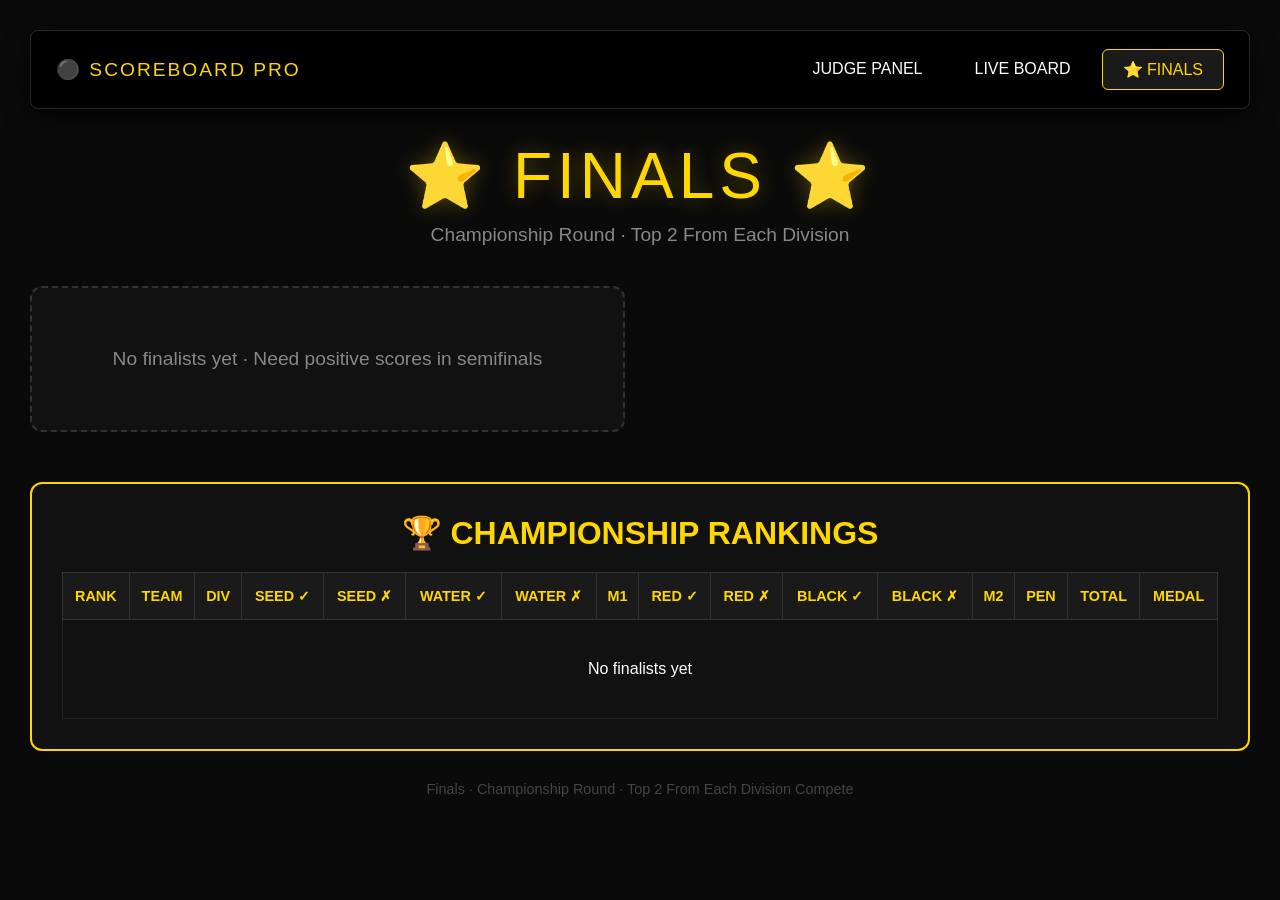
<file: finals.html>
<!DOCTYPE html>
<html>
<head>
  <meta charset="UTF-8">
  <title>Finals · Championship</title>
  <style>
    * {
      margin: 0;
      padding: 0;
      box-sizing: border-box;
      font-family: 'Inter', -apple-system, BlinkMacSystemFont, 'Segoe UI', Roboto, sans-serif;
    }

    body {
      background: #0a0a0a;
      color: #ffffff;
      padding: 30px;
    }

    .container {
      max-width: 1400px;
      margin: 0 auto;
    }

    /* Navigation */
    .nav {
      background: #000000;
      padding: 18px 25px;
      margin-bottom: 30px;
      border: 1px solid #2a2a2a;
      display: flex;
      justify-content: space-between;
      align-items: center;
      box-shadow: 0 8px 25px rgba(0,0,0,0.7);
      border-radius: 8px;
    }

    .nav-links {
      display: flex;
      gap: 10px;
    }

    .nav-links a {
      color: #ffffff;
      text-decoration: none;
      padding: 10px 20px;
      font-weight: 500;
      transition: all 0.3s;
      border: 1px solid transparent;
      border-radius: 6px;
    }

    .nav-links a:hover {
      background: #1a1a1a;
      border-color: #444;
    }

    .nav-links a.active {
      background: #1a1a1a;
      border-color: #ffd700;
      color: #ffd700;
    }

    .nav-brand {
      color: #ffd700;
      font-weight: 300;
      font-size: 1.2rem;
      letter-spacing: 2px;
    }

    /* Header */
    .header {
      text-align: center;
      margin-bottom: 40px;
    }

    .header h1 {
      font-size: 4rem;
      font-weight: 300;
      letter-spacing: 5px;
      color: #ffd700;
      text-transform: uppercase;
      text-shadow: 0 0 20px rgba(255, 215, 0, 0.3);
    }

    .header .subtitle {
      color: #888;
      font-size: 1.2rem;
      margin-top: 10px;
    }

    /* Finalist Cards */
    .finalist-grid {
      display: grid;
      grid-template-columns: repeat(2, 1fr);
      gap: 30px;
      margin-bottom: 50px;
    }

    .finalist-card {
      background: #111;
      border: 2px solid;
      padding: 30px;
      border-radius: 12px;
    }

    .finalist-card.junior {
      border-color: #00C851;
      box-shadow: 0 0 30px rgba(0, 200, 81, 0.2);
    }

    .finalist-card.senior {
      border-color: #33b5e5;
      box-shadow: 0 0 30px rgba(51, 181, 229, 0.2);
    }

    .division-badge {
      display: inline-block;
      padding: 5px 15px;
      border-radius: 30px;
      font-size: 0.9rem;
      font-weight: bold;
      margin-bottom: 15px;
    }

    .finalist-card.junior .division-badge {
      background: #00C851;
      color: black;
    }

    .finalist-card.senior .division-badge {
      background: #33b5e5;
      color: black;
    }

    .team-name {
      font-size: 3rem;
      font-weight: bold;
      margin: 10px 0;
    }

    .finalist-card.junior .team-name {
      color: #00C851;
    }

    .finalist-card.senior .team-name {
      color: #33b5e5;
    }

    .team-rank {
      font-size: 1.5rem;
      color: #ffd700;
      margin-bottom: 15px;
    }

    .qualifying-score {
      background: #1a1a1a;
      padding: 15px;
      border-radius: 8px;
      margin: 15px 0;
    }

    .qualifying-score .label {
      color: #888;
      font-size: 0.9rem;
    }

    .qualifying-score .value {
      font-size: 2rem;
      font-weight: bold;
      color: #ffd700;
    }

    /* Tie-Breaker Section */
    .tiebreaker-section {
      background: linear-gradient(135deg, #1a1a1a 0%, #000000 100%);
      border: 3px solid #ff4444;
      padding: 30px;
      margin-bottom: 40px;
      border-radius: 12px;
      box-shadow: 0 0 30px rgba(255, 68, 68, 0.3);
    }

    .tiebreaker-header {
      display: flex;
      align-items: center;
      gap: 15px;
      margin-bottom: 20px;
    }

    .tiebreaker-header h2 {
      color: #ff4444;
      font-size: 2rem;
      text-transform: uppercase;
      letter-spacing: 2px;
    }

    .tiebreaker-icon {
      font-size: 2.5rem;
    }

    .tiebreaker-grid {
      display: grid;
      grid-template-columns: repeat(auto-fit, minmax(300px, 1fr));
      gap: 20px;
      margin-bottom: 20px;
    }

    .tiebreaker-card {
      background: #0a0a0a;
      border: 2px solid #ff4444;
      padding: 20px;
      border-radius: 8px;
      display: flex;
      justify-content: space-between;
      align-items: center;
    }

    .tiebreaker-team {
      display: flex;
      align-items: center;
      gap: 15px;
    }

    .tiebreaker-team .team {
      font-size: 2rem;
      font-weight: bold;
      color: #ff4444;
    }

    .tiebreaker-team .division {
      color: #888;
      font-size: 0.9rem;
    }

    .tiebreaker-score {
      font-size: 2rem;
      font-weight: bold;
      color: #ff4444;
    }

    .tiebreaker-message {
      background: #ff4444;
      color: black;
      padding: 15px 25px;
      border-radius: 50px;
      display: inline-block;
      font-weight: bold;
      font-size: 1.2rem;
      margin-top: 20px;
    }

    /* Tables */
    .table-container {
      background: #111;
      border: 2px solid #ffd700;
      border-radius: 12px;
      padding: 30px;
      margin-bottom: 30px;
    }

    .table-container h2 {
      color: #ffd700;
      font-size: 2rem;
      margin-bottom: 20px;
      text-align: center;
    }

    table {
      width: 100%;
      border-collapse: collapse;
    }

    th {
      background: #1a1a1a;
      color: #ffd700;
      font-weight: 600;
      font-size: 0.9rem;
      text-transform: uppercase;
      padding: 15px 8px;
      border: 1px solid #333;
    }

    td {
      padding: 12px 8px;
      border: 1px solid #222;
      text-align: center;
    }

    /* Medal colors */
    .gold {
      background: linear-gradient(135deg, #ffd700 0%, #b8860b 100%);
      color: black;
      font-weight: bold;
    }
    .gold td { color: black; }

    .silver {
      background: linear-gradient(135deg, #e0e0e0 0%, #a0a0a0 100%);
      color: black;
      font-weight: bold;
    }
    .silver td { color: black; }

    .bronze {
      background: linear-gradient(135deg, #cd7f32 0%, #8b4513 100%);
      color: black;
      font-weight: bold;
    }
    .bronze td { color: black; }

    .finalist {
      background: linear-gradient(135deg, #1e3c72 0%, #2a5298 100%);
      color: white;
      font-weight: bold;
    }
    .finalist td { color: white; }

    .tie-row {
      background: repeating-linear-gradient(45deg, #ff4444, #ff4444 10px, #cc0000 10px, #cc0000 20px) !important;
      color: white !important;
      font-weight: bold;
    }
    .tie-row td { color: white !important; }

    .junior-row {
      border-left: 4px solid #00C851;
    }

    .senior-row {
      border-left: 4px solid #33b5e5;
    }

    .medal-badge {
      display: inline-block;
      padding: 4px 12px;
      border-radius: 30px;
      font-size: 0.8rem;
      font-weight: bold;
    }

    .medal-gold {
      background: #ffd700;
      color: black;
    }

    .medal-silver {
      background: #e0e0e0;
      color: black;
    }

    .medal-bronze {
      background: #cd7f32;
      color: black;
    }

    .medal-finalist {
      background: #1e3c72;
      color: white;
    }

    .tie-badge {
      background: #ff4444;
      color: white;
      padding: 4px 8px;
      border-radius: 20px;
      font-size: 0.7rem;
      font-weight: bold;
      margin-left: 5px;
    }

    .score-highlight {
      background: #1a3a1a;
      color: #a0ffa0;
    }

    .penalty-col {
      background: #330000;
      color: #ff8888;
    }

    .total-col {
      background: #004d00;
      color: white;
      font-weight: 800;
    }

    /* Empty state */
    .empty-state {
      text-align: center;
      padding: 60px;
      color: #888;
      background: #111;
      border: 2px dashed #333;
      border-radius: 12px;
      font-size: 1.2rem;
    }

    /* Footer */
    .footer {
      text-align: center;
      margin-top: 30px;
      color: #444;
      font-size: 0.9rem;
    }
  </style>
</head>
<body>
  <div class="container">
    <!-- Navigation -->
    <div class="nav">
      <div class="nav-brand">⚫ SCOREBOARD PRO</div>
      <div class="nav-links">
        <a href="index.html">JUDGE PANEL</a>
        <a href="Display.html">LIVE BOARD</a>
        <a href="#" class="active">⭐ FINALS</a>
      </div>
    </div>

    <!-- Header -->
    <div class="header">
      <h1>⭐ FINALS ⭐</h1>
      <div class="subtitle">Championship Round · Top 2 From Each Division</div>
    </div>

    <!-- Tie-Breaker Section (Shows when there are ties) -->
    <div id="tiebreakerSection" style="display: none;">
      <!-- Will be populated by JavaScript -->
    </div>

    <!-- Finalist Cards (Dynamic) -->
    <div class="finalist-grid" id="finalistCards"></div>

    <!-- Finals Table -->
    <div class="table-container">
      <h2>🏆 CHAMPIONSHIP RANKINGS</h2>
      <table>
        <thead>
          <tr>
            <th>Rank</th>
            <th>Team</th>
            <th>Div</th>
            <th>Seed ✓</th>
            <th>Seed ✗</th>
            <th>Water ✓</th>
            <th>Water ✗</th>
            <th>M1</th>
            <th>Red ✓</th>
            <th>Red ✗</th>
            <th>Black ✓</th>
            <th>Black ✗</th>
            <th>M2</th>
            <th>Pen</th>
            <th>Total</th>
            <th>Medal</th>
          </tr>
        </thead>
        <tbody id="finalsTable"></tbody>
      </table>
    </div>

    <!-- Footer -->
    <div class="footer">
      Finals · Championship Round · Top 2 From Each Division Compete
    </div>
  </div>

  <script>
    // Teams list
    const teamsList = [
      {name:"J1", division:"J"}, {name:"J2", division:"J"}, {name:"J3", division:"J"},
      {name:"J4", division:"J"}, {name:"J5", division:"J"}, {name:"J6", division:"J"}, {name:"J7", division:"J"},
      {name:"S1", division:"S"}, {name:"S2", division:"S"}, {name:"S3", division:"S"},
      {name:"S4", division:"S"}, {name:"S5", division:"S"}, {name:"S6", division:"S"}, {name:"S7", division:"S"}
    ];

    // Calculations
    function calcM1(t) {
      return (t.m1_correct_seed||0)*10 + (t.m1_misplaced_seed||0)*(-5) + 
             (t.m1_correct_water||0)*30 + (t.m1_wrong_water||0)*0;
    }

    function calcM2(t) {
      return (t.m2_red_correct||0)*5 + (t.m2_red_wrong||0)*(-5) + 
             (t.m2_black_correct||0)*10 + (t.m2_black_wrong||0)*(-10);
    }

    function calcTotal(t) {
      return t.dq ? -9999 : calcM1(t) + calcM2(t) - (t.penalties||0);
    }

    // Get ranked teams
    function getRankedTeams(teams, data) {
      return teams.map(team => {
        const t = data[team.name] || {};
        return {
          name: team.name,
          division: team.division,
          raw: t,
          m1: calcM1(t),
          m2: calcM2(t),
          penalties: t.penalties||0,
          total: calcTotal(t),
          m1_correct_seed: t.m1_correct_seed||0,
          m1_misplaced_seed: t.m1_misplaced_seed||0,
          m1_correct_water: t.m1_correct_water||0,
          m1_wrong_water: t.m1_wrong_water||0,
          m2_red_correct: t.m2_red_correct||0,
          m2_red_wrong: t.m2_red_wrong||0,
          m2_black_correct: t.m2_black_correct||0,
          m2_black_wrong: t.m2_black_wrong||0,
          dq: t.dq||false
        };
      }).filter(t => !t.dq && t.total > 0).sort((a, b) => b.total - a.total);
    }

    // Get finalists (top 2 per division from semifinals)
    function getFinalists() {
      const data = JSON.parse(localStorage.getItem('semifinal_scores')) || {};
      
      const juniorTeams = teamsList.filter(t => t.division === 'J');
      const seniorTeams = teamsList.filter(t => t.division === 'S');
      
      const juniorRanked = getRankedTeams(juniorTeams, data);
      const seniorRanked = getRankedTeams(seniorTeams, data);
      
      return {
        junior: juniorRanked.slice(0, 2),
        senior: seniorRanked.slice(0, 2)
      };
    }

    // Check for ties in finals
    function checkFinalsTies() {
      const finalsData = JSON.parse(localStorage.getItem('final_scores')) || {};
      const { junior, senior } = getFinalists();
      const allFinalists = [...junior, ...senior];
      
      // Get finals scores
      const finalistsWithScores = allFinalists.map(team => {
        const s = finalsData[team.name] || {};
        return {
          ...team,
          total: calcTotal(s)
        };
      }).sort((a, b) => b.total - a.total);

      // Find ties
      const ties = [];
      for (let i = 0; i < finalistsWithScores.length - 1; i++) {
        if (finalistsWithScores[i].total === finalistsWithScores[i + 1].total && finalistsWithScores[i].total > 0) {
          // Check if this tie pair isn't already in the array
          const existingTie = ties.find(t => 
            (t.team1 === finalistsWithScores[i].name && t.team2 === finalistsWithScores[i + 1].name) ||
            (t.team1 === finalistsWithScores[i + 1].name && t.team2 === finalistsWithScores[i].name)
          );
          
          if (!existingTie) {
            ties.push({
              team1: finalistsWithScores[i].name,
              team2: finalistsWithScores[i + 1].name,
              score: finalistsWithScores[i].total,
              division1: finalistsWithScores[i].division,
              division2: finalistsWithScores[i + 1].division,
              rank1: i + 1,
              rank2: i + 2
            });
          }
        }
      }
      
      return ties;
    }

    // Update tie-breaker section
    function updateTiebreaker() {
      const ties = checkFinalsTies();
      const section = document.getElementById('tiebreakerSection');
      
      if (ties.length === 0) {
        section.style.display = 'none';
        return;
      }

      let html = `
        <div class="tiebreaker-section">
          <div class="tiebreaker-header">
            <span class="tiebreaker-icon">⚔️</span>
            <h2>TIE-BREAKER REQUIRED</h2>
            <span class="tiebreaker-icon">⚔️</span>
          </div>
          <div class="tiebreaker-grid">
      `;

      ties.forEach(tie => {
        html += `
          <div class="tiebreaker-card">
            <div class="tiebreaker-team">
              <div>
                <div class="team">${tie.team1}</div>
                <div class="division">${tie.division1 === 'J' ? 'Junior' : 'Senior'} · Rank #${tie.rank1}</div>
              </div>
              <div style="color:#ff4444; font-size:2rem;">VS</div>
              <div>
                <div class="team">${tie.team2}</div>
                <div class="division">${tie.division2 === 'J' ? 'Junior' : 'Senior'} · Rank #${tie.rank2}</div>
              </div>
            </div>
            <div class="tiebreaker-score">${tie.score} pts</div>
          </div>
        `;
      });

      html += `
          </div>
          <div class="tiebreaker-message">
            ⚔️ These teams are tied · Must play a tie-breaker match ⚔️
          </div>
        </div>
      `;

      section.innerHTML = html;
      section.style.display = 'block';
    }

    // Update finalist cards
    function updateFinalistCards() {
      const { junior, senior } = getFinalists();
      const container = document.getElementById('finalistCards');
      
      if (junior.length === 0 && senior.length === 0) {
        container.innerHTML = `<div class="empty-state">No finalists yet · Need positive scores in semifinals</div>`;
        return;
      }

      let html = '';

      // Junior cards
      junior.forEach((team, i) => {
        html += `
          <div class="finalist-card junior">
            <div class="division-badge">👥 JUNIOR DIVISION</div>
            <div class="team-name">${team.name}</div>
            <div class="team-rank">${i === 0 ? '🥇 CHAMPION' : '🥈 RUNNER-UP'}</div>
            <div class="qualifying-score">
              <div class="label">Qualifying Score</div>
              <div class="value">${team.total}</div>
            </div>
          </div>
        `;
      });

      // Senior cards
      senior.forEach((team, i) => {
        html += `
          <div class="finalist-card senior">
            <div class="division-badge">🎓 SENIOR DIVISION</div>
            <div class="team-name">${team.name}</div>
            <div class="team-rank">${i === 0 ? '🥇 CHAMPION' : '🥈 RUNNER-UP'}</div>
            <div class="qualifying-score">
              <div class="label">Qualifying Score</div>
              <div class="value">${team.total}</div>
            </div>
          </div>
        `;
      });

      container.innerHTML = html;
    }

    // Update finals table
    function updateFinalsTable() {
      const { junior, senior } = getFinalists();
      const allFinalists = [...junior, ...senior];
      const finalsData = JSON.parse(localStorage.getItem('final_scores')) || {};
      const ties = checkFinalsTies();
      const tiedTeams = ties.flatMap(tie => [tie.team1, tie.team2]);
      
      if (allFinalists.length === 0) {
        document.getElementById('finalsTable').innerHTML = 
          `<tr><td colspan="16" style="text-align:center; padding:40px;">No finalists yet</td></tr>`;
        return;
      }

      // Get finals scores
      const finalistsWithScores = allFinalists.map(team => {
        const s = finalsData[team.name] || {};
        return {
          ...team,
          raw: s,
          m1: calcM1(s),
          m2: calcM2(s),
          penalties: s.penalties||0,
          total: calcTotal(s),
          m1_correct_seed: s.m1_correct_seed||0,
          m1_misplaced_seed: s.m1_misplaced_seed||0,
          m1_correct_water: s.m1_correct_water||0,
          m1_wrong_water: s.m1_wrong_water||0,
          m2_red_correct: s.m2_red_correct||0,
          m2_red_wrong: s.m2_red_wrong||0,
          m2_black_correct: s.m2_black_correct||0,
          m2_black_wrong: s.m2_black_wrong||0
        };
      }).sort((a, b) => b.total - a.total);

      let html = '';
      finalistsWithScores.forEach((team, i) => {
        let rankClass = '';
        let medalBadge = '';
        const isTied = tiedTeams.includes(team.name);
        
        if (isTied) {
          rankClass = 'tie-row';
          medalBadge = '<span class="tie-badge">⚔️ TIE</span>';
        } else if (i === 0) {
          rankClass = 'gold';
          medalBadge = '<span class="medal-badge medal-gold">🥇 GOLD</span>';
        } else if (i === 1) {
          rankClass = 'silver';
          medalBadge = '<span class="medal-badge medal-silver">🥈 SILVER</span>';
        } else if (i === 2) {
          rankClass = 'bronze';
          medalBadge = '<span class="medal-badge medal-bronze">🥉 BRONZE</span>';
        } else {
          rankClass = 'finalist';
          medalBadge = '<span class="medal-badge medal-finalist">🏅 FINALIST</span>';
        }

        const divisionClass = team.division === 'J' ? 'junior-row' : 'senior-row';

        html += `
          <tr class="${rankClass} ${divisionClass}">
            <td>${i + 1} ${isTied ? '⚔️' : ''}</td>
            <td><strong>${team.name}</strong></td>
            <td>${team.division === 'J' ? 'J' : 'S'}</td>
            <td>${team.m1_correct_seed}</td>
            <td>${team.m1_misplaced_seed}</td>
            <td>${team.m1_correct_water}</td>
            <td>${team.m1_wrong_water}</td>
            <td class="score-highlight">${team.m1}</td>
            <td>${team.m2_red_correct}</td>
            <td>${team.m2_red_wrong}</td>
            <td>${team.m2_black_correct}</td>
            <td>${team.m2_black_wrong}</td>
            <td class="score-highlight">${team.m2}</td>
            <td class="penalty-col">${team.penalties}</td>
            <td class="total-col">${team.total}</td>
            <td>${medalBadge}</td>
          </tr>
        `;
      });

      document.getElementById('finalsTable').innerHTML = html;
    }

    // Initialize and update
    function updateAll() {
      updateTiebreaker();
      updateFinalistCards();
      updateFinalsTable();
    }

    // Initial load
    updateAll();
    
    // Listen for changes
    window.addEventListener('storage', updateAll);
    setInterval(updateAll, 1000);
  </script>
</body>
</html>
</file>
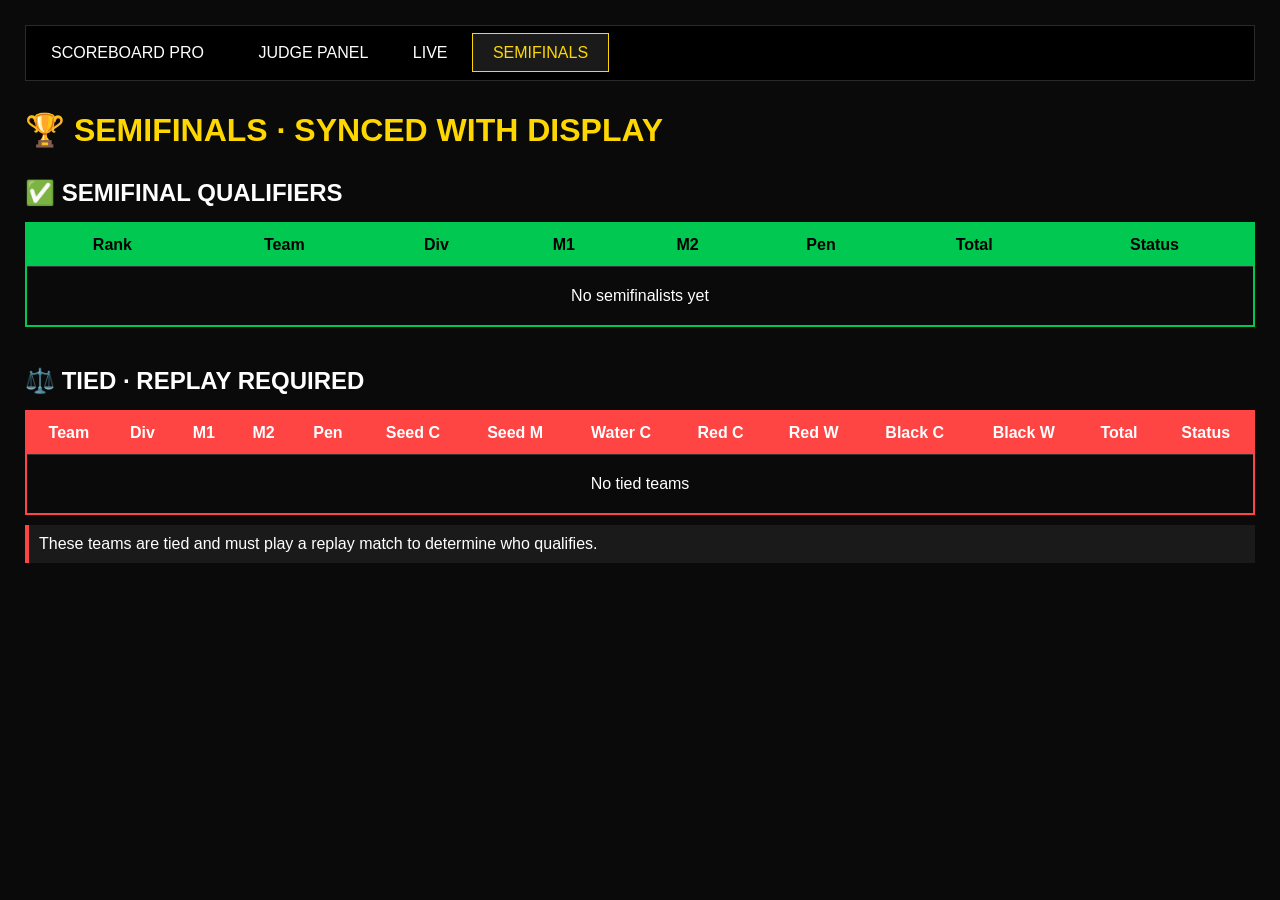
<file: semifinals.html>
<!DOCTYPE html>
<html>
<head>
  <meta charset="UTF-8">
  <title>Semifinals · Synced with Display Panel</title>
  <style>
    * {
      margin: 0;
      padding: 0;
      box-sizing: border-box;
    }

    body {
      font-family: 'Inter', -apple-system, BlinkMacSystemFont, 'Segoe UI', Roboto, sans-serif;
      background: #0a0a0a;
      color: #ffffff;
      padding: 25px;
    }

    .panel {
      max-width: 1400px;
      margin: 0 auto;
    }

    nav {
      background: #000000;
      padding: 18px 25px;
      margin-bottom: 30px;
      border: 1px solid #2a2a2a;
      display: flex;
      justify-content: space-between;
      align-items: center;
    }

    nav a {
      color: #ffffff;
      text-decoration: none;
      padding: 10px 20px;
    }

    nav a.active {
      background: #1a1a1a;
      border: 1px solid #ffd700;
      color: #ffd700;
    }

    h1 {
      color: #ffd700;
      margin-bottom: 30px;
    }

    .table-container {
      margin-bottom: 40px;
    }

    h2 {
      color: #fff;
      margin-bottom: 15px;
    }

    table {
      width: 100%;
      border-collapse: collapse;
      background: #0a0a0a;
      border: 1px solid #333;
    }

    th {
      background: #1a1a1a;
      color: white;
      padding: 12px;
      text-align: center;
    }

    td {
      padding: 10px;
      border: 1px solid #333;
      text-align: center;
    }

    .qualified-table {
      border: 2px solid #00C851;
    }

    .qualified-table th {
      background: #00C851;
      color: black;
    }

    .tie-table {
      border: 2px solid #ff4444;
    }

    .tie-table th {
      background: #ff4444;
      color: white;
    }

    .semifinal-1 {
      background: linear-gradient(135deg, #ffd700 0%, #b8860b 100%);
      color: #000;
    }
    .semifinal-1 td { color: #000; }

    .semifinal-2 {
      background: linear-gradient(135deg, #e0e0e0 0%, #a0a0a0 100%);
      color: #000;
    }
    .semifinal-2 td { color: #000; }

    .semifinal-3 {
      background: linear-gradient(135deg, #cd7f32 0%, #8b4513 100%);
      color: #000;
    }
    .semifinal-3 td { color: #000; }

    .active-row {
      background: #1a3a1a;
    }

    .tied-team-junior {
      background: #2a0a0a;
    }

    .tied-team-senior {
      background: #2a0a2a;
    }

    .rank-badge {
      background: #ffd700;
      color: black;
      padding: 2px 8px;
      border-radius: 12px;
    }

    .note {
      margin-top: 10px;
      padding: 10px;
      background: #1a1a1a;
      border-left: 4px solid #ff4444;
    }

    .status-badge {
      display: inline-block;
      padding: 4px 8px;
      border-radius: 4px;
      font-size: 0.8rem;
      font-weight: bold;
    }
    .status-semifinal { background: #ffd700; color: black; }
    .status-tied { background: #1e3c72; color: white; }
  </style>
</head>
<body>

<nav>
  <div>
    <span style="color:white; margin-right:30px;">SCOREBOARD PRO</span>
    <a href="index.html">JUDGE PANEL</a>
    <a href="live.html">LIVE</a>
    <a href="semifinals.html" class="active">SEMIFINALS</a>
  </div>
</nav>

<div class="panel">

  <h1>🏆 SEMIFINALS · SYNCED WITH DISPLAY</h1>

  <!-- TABLE 1: SEMIFINALISTS (matches display panel) -->
  <div class="table-container">
    <h2>✅ SEMIFINAL QUALIFIERS</h2>
    <table class="qualified-table">
      <thead>
        <tr>
          <th>Rank</th>
          <th>Team</th>
          <th>Div</th>
          <th>M1</th>
          <th>M2</th>
          <th>Pen</th>
          <th>Total</th>
          <th>Status</th>
        </tr>
      </thead>
      <tbody id="qualifiedTable"></tbody>
    </table>
  </div>

  <!-- TABLE 2: TIED TEAMS (must replay) -->
  <div class="table-container">
    <h2>⚖️ TIED · REPLAY REQUIRED</h2>
    <table class="tie-table">
      <thead>
        <tr>
          <th>Team</th>
          <th>Div</th>
          <th>M1</th>
          <th>M2</th>
          <th>Pen</th>
          <th>Seed C</th>
          <th>Seed M</th>
          <th>Water C</th>
          <th>Red C</th>
          <th>Red W</th>
          <th>Black C</th>
          <th>Black W</th>
          <th>Total</th>
          <th>Status</th>
        </tr>
      </thead>
      <tbody id="tieTable"></tbody>
    </table>
    <div class="note">These teams are tied and must play a replay match to determine who qualifies.</div>
  </div>

</div>

<script>
// ==================== TEAMS LIST (matches display panel) ====================
const teamsList = [
  {name:"J1", division:"J"}, {name:"J2", division:"J"}, {name:"J3", division:"J"},
  {name:"J4", division:"J"}, {name:"J5", division:"J"}, {name:"J6", division:"J"}, {name:"J7", division:"J"},
  {name:"S1", division:"S"}, {name:"S2", division:"S"}, {name:"S3", division:"S"},
  {name:"S4", division:"S"}, {name:"S5", division:"S"}, {name:"S6", division:"S"}, {name:"S7", division:"S"}
];

// ==================== CALCULATION FUNCTIONS (identical to display panel) ====================
function calculateM1Subtotal(t) {
  return (t.m1_correct_seed || 0)*10 + (t.m1_misplaced_seed || 0)*(-5) + 
         (t.m1_correct_water || 0)*30 + (t.m1_wrong_water || 0)*0;
}

function calculateM2Subtotal(t) {
  return (t.m2_red_correct || 0)*5 + (t.m2_red_wrong || 0)*(-5) + 
         (t.m2_black_correct || 0)*10 + (t.m2_black_wrong || 0)*(-10);
}

function calculateTotal(t) {
  if (t.dq) return -9999;
  return calculateM1Subtotal(t) + calculateM2Subtotal(t) - (t.penalties || 0);
}

// ==================== GET ALL VALID TEAMS ====================
function getValidTeams(data) {
  return teamsList.map(team => {
    const t = data[team.name] || {};
    return {
      name: team.name,
      division: team.division,
      m1: calculateM1Subtotal(t),
      m2: calculateM2Subtotal(t),
      penalties: t.penalties || 0,
      total: calculateTotal(t),
      dq: t.dq || false,
      raw: t
    };
  }).filter(t => !t.dq && t.total > 0);
}

// ==================== GET STATUS FROM TOTAL AND POSITION ====================
function getTeamStatus(team, allTeams, rank) {
  // Group by score to detect ties
  const sameScore = allTeams.filter(t => t.total === team.total);
  
  if (sameScore.length > 1) {
    return { status: 'tied', class: team.division === 'J' ? 'tied-team-junior' : 'tied-team-senior' };
  }
  
  // No tie - assign semifinal rank based on position
  if (rank === 1) return { status: 'SEMIFINAL 1', class: 'semifinal-1' };
  if (rank === 2) return { status: 'SEMIFINAL 2', class: 'semifinal-2' };
  if (rank === 3) return { status: 'SEMIFINAL 3', class: 'semifinal-3' };
  return { status: 'QUALIFIED', class: 'active-row' };
}

// ==================== MAIN UPDATE ====================
function updateTables() {
  const data = JSON.parse(localStorage.getItem("scores")) || {};
  const allTeams = getValidTeams(data);
  
  // Sort all teams by total (descending)
  const sortedAll = [...allTeams].sort((a,b) => b.total - a.total);
  
  // Separate by division for tie detection
  const juniorTeams = allTeams.filter(t => t.division === 'J').sort((a,b) => b.total - a.total);
  const seniorTeams = allTeams.filter(t => t.division === 'S').sort((a,b) => b.total - a.total);
  
  const qualified = [];
  const tied = [];
  
  // Process Junior division
  if (juniorTeams.length > 0) {
    // Find ties within top 4
    const juniorTop4 = juniorTeams.slice(0, Math.min(4, juniorTeams.length));
    const juniorScores = juniorTop4.map(t => t.total);
    
    // Check for any duplicate scores in top 4
    const scoreCount = {};
    juniorTop4.forEach(t => scoreCount[t.total] = (scoreCount[t.total] || 0) + 1);
    
    // If there are ties, move ALL teams with that score to tied array
    const tiedScores = Object.keys(scoreCount).filter(score => scoreCount[score] > 1).map(Number);
    
    if (tiedScores.length > 0) {
      // There are ties - move all tied teams to tied array
      juniorTeams.forEach(t => {
        if (tiedScores.includes(t.total)) {
          tied.push(t);
        } else if (juniorTop4.includes(t) && scoreCount[t.total] === 1) {
          // Unique scores in top 4 qualify
          qualified.push(t);
        }
      });
    } else {
      // No ties - all top 4 qualify
      qualified.push(...juniorTop4);
    }
  }
  
  // Process Senior division (same logic)
  if (seniorTeams.length > 0) {
    const seniorTop4 = seniorTeams.slice(0, Math.min(4, seniorTeams.length));
    const scoreCount = {};
    seniorTop4.forEach(t => scoreCount[t.total] = (scoreCount[t.total] || 0) + 1);
    
    const tiedScores = Object.keys(scoreCount).filter(score => scoreCount[score] > 1).map(Number);
    
    if (tiedScores.length > 0) {
      seniorTeams.forEach(t => {
        if (tiedScores.includes(t.total)) {
          tied.push(t);
        } else if (seniorTop4.includes(t) && scoreCount[t.total] === 1) {
          qualified.push(t);
        }
      });
    } else {
      qualified.push(...seniorTop4);
    }
  }
  
  // Remove duplicates from tied (a team might appear twice if in both divisions? no, but safe)
  const uniqueTied = [...new Map(tied.map(t => [t.name, t])).values()];
  
  // Sort qualified by total for overall ranking
  qualified.sort((a,b) => b.total - a.total);
  
  // ===== TABLE 1: QUALIFIED =====
  let qualifiedHtml = '';
  qualified.forEach((team, idx) => {
    const status = getTeamStatus(team, allTeams, idx + 1);
    qualifiedHtml += `<tr class="${status.class}">
      <td><span class="rank-badge">${idx+1}</span></td>
      <td><strong>${team.name}</strong></td>
      <td>${team.division}</td>
      <td>${team.m1}</td>
      <td>${team.m2}</td>
      <td>${team.penalties}</td>
      <td><strong>${team.total}</strong></td>
      <td><span class="status-badge status-semifinal">${status.status}</span></td>
    </tr>`;
  });
  
  if (qualified.length === 0) {
    qualifiedHtml = '<tr><td colspan="8" style="padding:20px; text-align:center;">No semifinalists yet</td></tr>';
  }
  document.getElementById('qualifiedTable').innerHTML = qualifiedHtml;
  
  // ===== TABLE 2: TIED =====
  let tieHtml = '';
  uniqueTied.forEach(team => {
    const rowClass = team.division === 'J' ? 'tied-team-junior' : 'tied-team-senior';
    tieHtml += `<tr class="${rowClass}">
      <td><strong>${team.name}</strong></td>
      <td>${team.division}</td>
      <td>${team.m1}</td>
      <td>${team.m2}</td>
      <td>${team.penalties}</td>
      <td>${team.raw.m1_correct_seed || 0}</td>
      <td>${team.raw.m1_misplaced_seed || 0}</td>
      <td>${team.raw.m1_correct_water || 0}</td>
      <td>${team.raw.m2_red_correct || 0}</td>
      <td>${team.raw.m2_red_wrong || 0}</td>
      <td>${team.raw.m2_black_correct || 0}</td>
      <td>${team.raw.m2_black_wrong || 0}</td>
      <td><strong>${team.total}</strong></td>
      <td><span class="status-badge status-tied">TIED</span></td>
    </tr>`;
  });
  
  if (uniqueTied.length === 0) {
    tieHtml = '<tr><td colspan="14" style="padding:20px; text-align:center;">No tied teams</td></tr>';
  }
  document.getElementById('tieTable').innerHTML = tieHtml;
}

// Refresh every second to stay in sync with display panel
setInterval(updateTables, 1000);
updateTables();
window.addEventListener('storage', updateTables);
</script>

</body>
</html>
</file>
